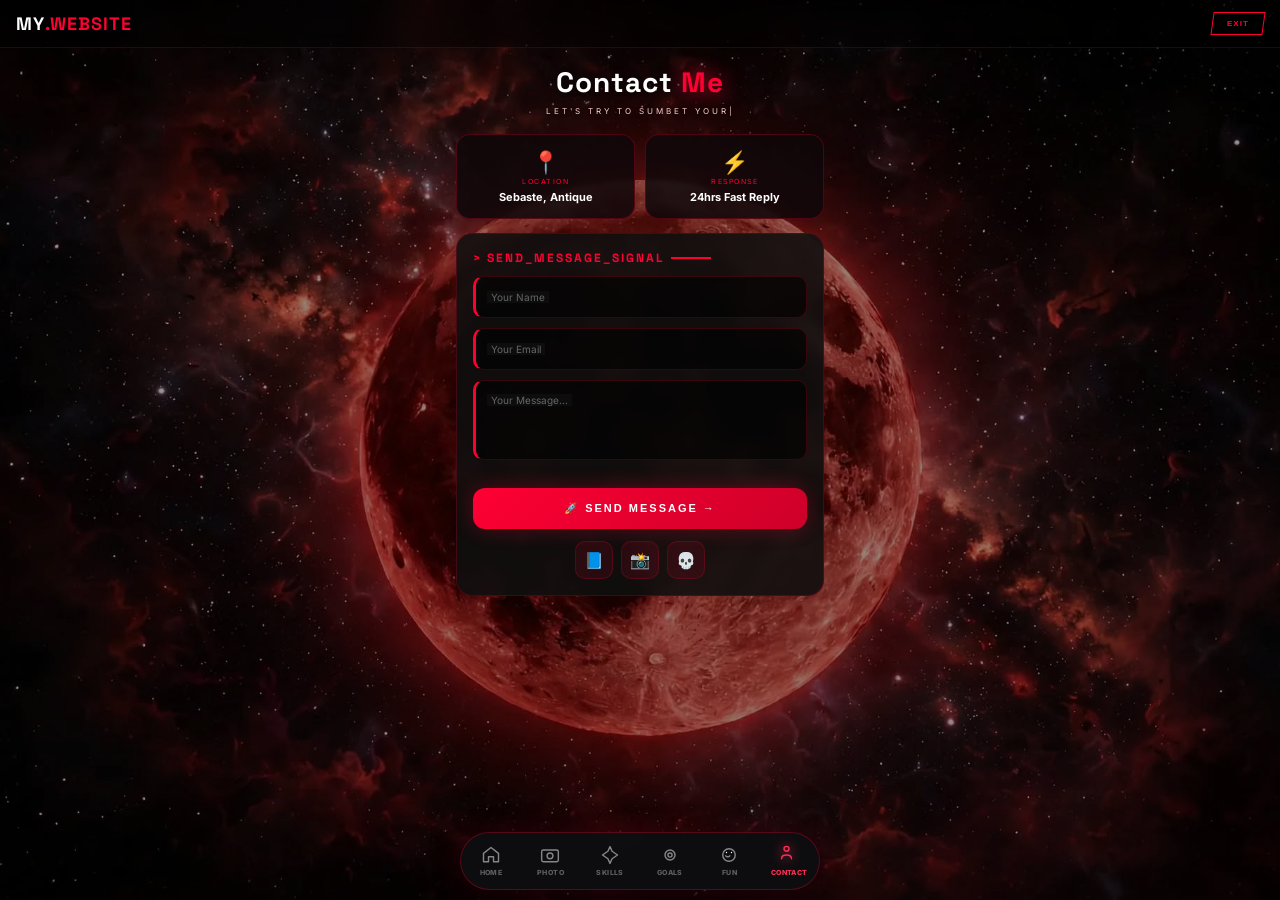
<file: contact.html>
<!DOCTYPE html>
<html lang="en">
<head>
<meta charset="UTF-8" />
<meta name="viewport" content="width=device-width, initial-scale=1.0" />
<title>Contact - Red Moon</title>
<link rel="stylesheet" href="style.css" />
<style>
  body { margin:0; background:#000; overflow-x:hidden; }
  .red-moon-bg {
    position: fixed;
    inset: 0;
    width: 100%;
    height: 100%;
    z-index: -3;
    background-image: url('red-moon.jpeg');
    background-size: cover;
    background-position: center;
    animation: bgMove 30s ease-in-out infinite alternate;
  }
  @keyframes bgMove { 0%{transform:scale(1)} 100%{transform:scale(1.12)} }
  .overlay { position:fixed; inset:0; z-index:-2; background:rgba(0,0,0,0.4); }

  .sec { max-width:400px; margin:0 auto; padding:16px; position:relative; z-index:2; padding-bottom:110px; }
  .title { text-align:center; font-size:28px; font-weight:900; letter-spacing:1px; color:#fff; text-shadow:0 2px 10px #000; }
  .title span { color:#ff0033; text-shadow:0 0 20px rgba(255,0,51,0.8); animation:glow 2s infinite; }
  @keyframes glow { 0%,100%{text-shadow:0 0 15px #ff0033} 50%{text-shadow:0 0 30px #ff0033, 0 0 50px #ff0033} }
  .typing { text-align:center; font-size:8px; color:#ffcccc; letter-spacing:3px; margin:6px 0; height:14px; text-shadow:0 1px 4px #000; }
  .info-grid { display:grid; grid-template-columns:1fr 1fr; gap:10px; margin:14px 0; }
  .info-card { text-align:center; padding:14px; background:rgba(15,8,10,0.85); border:1px solid rgba(255,0,51,0.25); border-radius:14px; position:relative; animation:floatCard 3s ease-in-out infinite; transition:0.4s; backdrop-filter:blur(2px); }
  .info-card:nth-child(2){ animation-delay:.5s; }
  @keyframes floatCard { 0%,100%{transform:translateY(0)} 50%{transform:translateY(-5px)} }
  .info-card:hover { transform:translateY(-5px) scale(1.03); border-color:#ff0033; box-shadow:0 10px 25px rgba(255,0,51,0.3); }
  .info-card .ic { font-size:22px; animation:iconBounce 2s infinite; }
  @keyframes iconBounce { 0%,100%{transform:scale(1)} 50%{transform:scale(1.15)} }
  .info-card b { display:block; font-size:11px; margin-top:4px; color:#fff; }
  .info-card p { font-size:7px; color:#ff0033; letter-spacing:1.5px; margin-top:2px; }
  .form-card { background:rgba(15,15,15,0.88); border:1px solid rgba(255,0,51,0.2); border-radius:16px; padding:16px; position:relative; overflow:hidden; animation:cardIn 0.8s cubic-bezier(0.34,1.56,0.64,1); backdrop-filter:blur(6px); }
  @keyframes cardIn { from{transform:translateY(30px) scale(0.9); opacity:0} to{transform:translateY(0) scale(1); opacity:1} }
  .form-card h4 { font-family:'Space Grotesk'; font-size:12px; letter-spacing:2px; color:#ff0033; margin-bottom:10px; display:flex; align-items:center; gap:6px; }
  .form-card h4:after { content:''; width:0; height:2px; background:#ff0033; animation:lineGrow 1s ease 0.5s forwards; }
  @keyframes lineGrow { to{width:40px} }
  .inp-wrap { position:relative; margin:10px 0; }
  .inp-wrap input, .inp-wrap textarea { width:100%; padding:13px 12px; border:1px solid rgba(255,0,51,0.2); background:rgba(0,0,0,0.6); color:#fff; border-radius:10px; border-left:3px solid #ff0033; outline:none; transition:0.3s; font-size:12px; }
  .inp-wrap input:focus, .inp-wrap textarea:focus { border-color:#ff0033; background:rgba(255,0,51,0.08); box-shadow:0 0 15px rgba(255,0,51,0.2); transform:translateX(3px); }
  .inp-wrap label { position:absolute; left:14px; top:50%; transform:translateY(-50%); font-size:10px; color:#666; pointer-events:none; transition:0.3s; background:rgba(15,15,15,0.9); padding:0 4px; }
  .inp-wrap input:focus + label, .inp-wrap input:not(:placeholder-shown) + label { top:0; font-size:7px; color:#ff0033; letter-spacing:1px; }
  .inp-wrap textarea { height:80px; resize:none; }
  .inp-wrap textarea + label { top:14px; transform:none; }
  .inp-wrap textarea:focus + label, .inp-wrap textarea:not(:placeholder-shown) + label { top:-6px; font-size:7px; color:#ff0033; }
  .btn-ultra { width:100%; margin-top:14px; padding:14px; background:linear-gradient(135deg,#ff0033,#cc0029); border:none; border-radius:12px; color:#fff; font-weight:900; letter-spacing:2px; font-size:11px; position:relative; overflow:hidden; cursor:pointer; transition:0.4s; box-shadow:0 0 20px rgba(255,0,51,0.3); }
  .btn-ultra:hover { transform:translateY(-2px); box-shadow:0 10px 30px rgba(255,0,51,0.5); }
  .btn-ultra:active { transform:scale(0.97); }
  .social { display:flex; gap:8px; margin-top:12px; justify-content:center; }
  .social a { width:38px; height:38px; display:grid; place-items:center; background:rgba(255,0,51,0.1); border:1px solid rgba(255,0,51,0.2); border-radius:10px; color:#ff0033; transition:0.3s; text-decoration:none; }
  .social a:hover { background:#ff0033; color:#000; transform:translateY(-3px) rotate(5deg); box-shadow:0 5px 15px rgba(255,0,51,0.4); }

  .bottom-wrap { position:fixed; bottom:10px; left:50%; transform:translateX(-50%); z-index:9999; width:92%; max-width:360px; }
  .bottom-pill { width:100%; height:58px; background:rgba(14,14,16,0.96); border:1px solid rgba(255,0,51,0.3); border-radius:30px; display:flex; justify-content:space-around; align-items:center; backdrop-filter:blur(14px); }
  .bottom-pill a { display:flex; flex-direction:column; align-items:center; gap:3px; text-decoration:none; color:#ffffff55; font-size:7px; font-weight:800; width:48px; }
  .bottom-pill a svg { width:20px; height:20px; stroke:#ffffff80; fill:none; stroke-width:1.7; }
  .bottom-pill a.active { color:#ff2d55; }
  .bottom-pill a.active svg { stroke:#ff2d55; filter:drop-shadow(0 0 6px #ff2d55); }
</style>
</head>
<body>

<div class="red-moon-bg"></div>
<div class="overlay"></div>

<nav style="background:rgba(0,0,0,0.3);border-bottom:1px solid rgba(255,0,51,.2)">
<div class="logo">MY<b>.WEBSITE</b></div>
<button class="nav-logout" onclick="logout()"><span>EXIT</span></button>
</nav>

<div class="sec">
<h2 class="title">Contact <span>Me</span></h2>
<div class="typing" id="typing"></div>

<div class="info-grid">
<div class="info-card"><div class="ic">📍</div><p>LOCATION</p><b>Sebaste, Antique</b></div>
<div class="info-card"><div class="ic">⚡</div><p>RESPONSE</p><b>24hrs Fast Reply</b></div>
</div>

<div class="form-card">
<h4>> SEND_MESSAGE_SIGNAL</h4>
<div class="inp-wrap"><input id="cName" placeholder=" " /><label>Your Name</label></div>
<div class="inp-wrap"><input id="cEmail" placeholder=" " /><label>Your Email</label></div>
<div class="inp-wrap"><textarea id="cMsg" placeholder=" "></textarea><label>Your Message...</label></div>
<button class="btn-ultra" onclick="sendMsg()"><span>🚀 SEND MESSAGE →</span></button>
<div class="social"><a href="#">📘</a><a href="#">📸</a><a href="#">💀</a></div>
</div>
</div>

<div class="bottom-wrap"><div class="bottom-pill"><a href="index.html"><svg viewBox="0 0 24 24"><path d="M3 10L12 3l9 7v10H15v-6H9v6H3z"/></svg>HOME</a><a href="gallery.html"><svg viewBox="0 0 24 24"><rect x="2" y="6" width="20" height="14" rx="2"/><circle cx="12" cy="13" r="3.5"/></svg>PHOTO</a><a href="skills.html"><svg viewBox="0 0 24 24"><path d="M12 2l2.5 5.5L21 12l-6.5 4.5L12 22l-2.5-5.5L3 12l6.5-4.5L12 2z"/></svg>SKILLS</a><a href="goals.html"><svg viewBox="0 0 24 24"><circle cx="12" cy="12" r="6"/><circle cx="12" cy="12" r="2.5"/></svg>GOALS</a><a href="funfacts.html"><svg viewBox="0 0 24 24"><circle cx="12" cy="12" r="7.5"/><path d="M8 13c1.2 1.5 3.8 1.5 5 0"/><circle cx="9" cy="9" r=".8" fill="white" stroke="none"/><circle cx="15" cy="9" r=".8" fill="white" stroke="none"/></svg>FUN</a><a class="active" href="contact.html"><svg viewBox="0 0 24 24"><circle cx="9" cy="7" r="3"/><path d="M3 19c0-2.5 2.2-4.5 6-4.5s6 2 6 4.5"/></svg>CONTACT</a></div></div>

<script>
 const text="LET'S TRY TO SUMBET YOUR MESSAGE"; let i=0;
 function type(){ if(i<text.length){ document.getElementById('typing').innerText=text.substring(0,i+1)+'|'; i++; setTimeout(type,50); } else{ document.getElementById('typing').innerText=text; } }
 type();
 function sendMsg(){
   const n=document.getElementById('cName').value.trim();
   const e=document.getElementById('cEmail').value.trim();
   const m=document.getElementById('cMsg').value.trim();
   if(!n||!e||!m){ if(navigator.vibrate) navigator.vibrate([40,40,40]); alert('Fill all fields boss! ⚡'); return; }
   const btn=document.querySelector('.btn-ultra'); btn.innerHTML='💥 SENT! CHECKING SIGNAL...'; btn.style.background='linear-gradient(135deg,#ffd700,#ff8c00)';
   setTimeout(()=>{ alert('Sent Message! 💀🔥 Message received!'); document.getElementById('cName').value=''; document.getElementById('cEmail').value=''; document.getElementById('cMsg').value=''; btn.innerHTML='<span>🚀 SEND ULTRA →</span>'; btn.style.background=''; },1200);
 }
 function logout(){ localStorage.removeItem('blue_logged'); location.href='login.html'; }
</script>
</body>
</html>
</file>
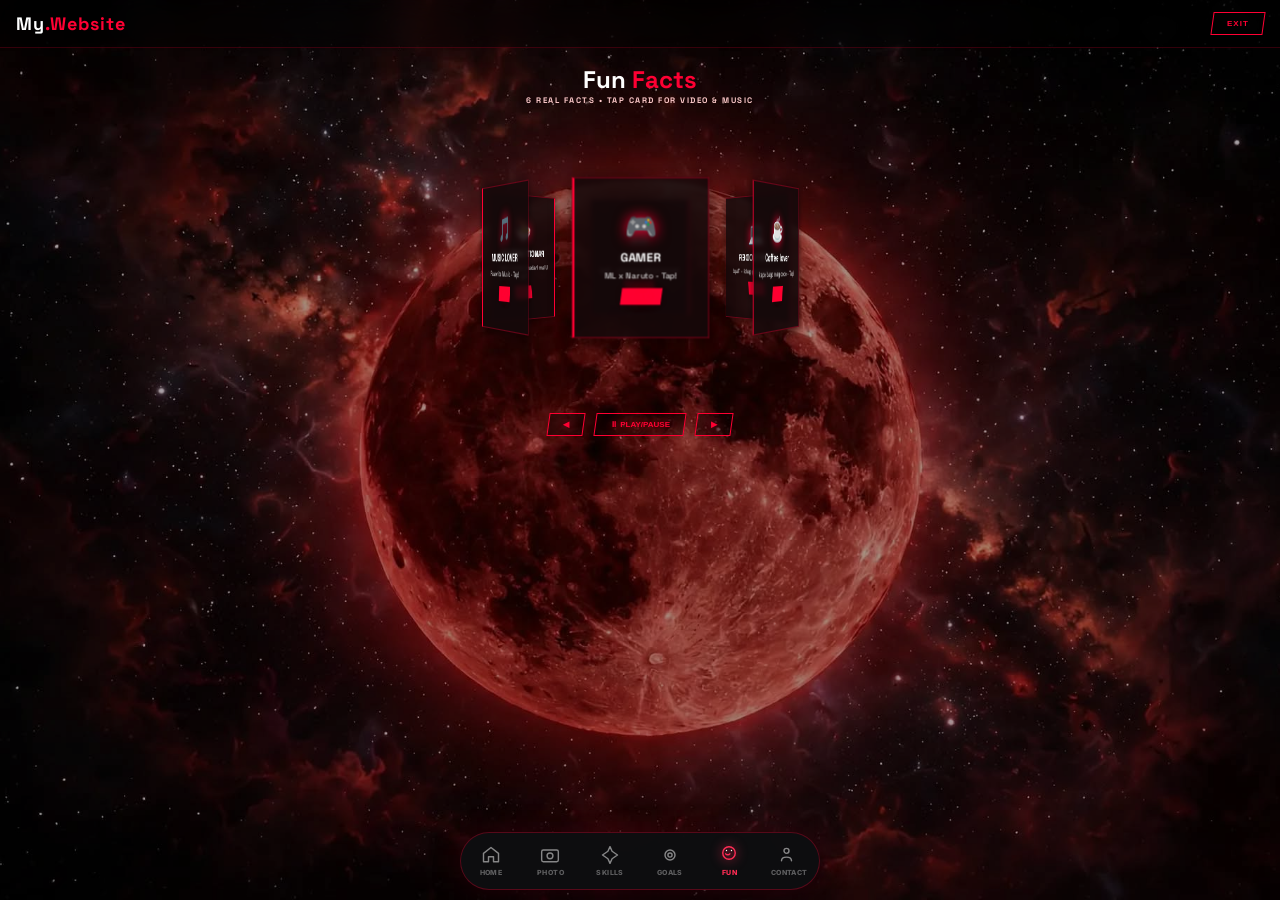
<file: funfacts.html>
<!DOCTYPE html> <html lang="en"> <head> <meta charset="UTF-8" /> <meta name="viewport" content="width=device-width, initial-scale=1.0" /> <title>Fun Facts - Red Moon</title> <link rel="stylesheet" href="style.css" /> <style> 
body { margin:0; background:#000; overflow-x:hidden; } 
.red-moon-bg { position: fixed; inset: 0; width: 100%; height: 100%; z-index: -3; background-image: url('red-moon.jpeg'); background-size: cover; background-position: center; animation: bgMove 30s ease-in-out infinite alternate; } 
@keyframes bgMove { 0%{transform:scale(1)} 100%{transform:scale(1.12)} } 
.overlay { position:fixed; inset:0; z-index:-2; background:rgba(0,0,0,0.35); } 
.sec { max-width:400px; margin:0 auto; padding:16px; padding-bottom:110px; position:relative; z-index:2; } 
.carousel-title { font-family:'Space Grotesk'; font-size:18px; font-weight:800; text-align:center; margin-bottom:4px; color:#fff; } 
.carousel-title span { color: var(--red); text-shadow:0 0 12px #ff0033; } 
.carousel-sub { font-size:8px; color:#ffcccc; text-align:center; letter-spacing:1.5px; margin-bottom:12px; } 
.scene { width:100%; height:280px; display:flex; justify-content:center; align-items:center; perspective:900px; margin:8px 0 12px; overflow:hidden; } 
.carousel { position:relative; width:115px; height:135px; transform-style:preserve-3d; animation:rotateCarousel 18s linear infinite; } 
.carousel:hover { animation-play-state:paused; } 
@keyframes rotateCarousel { from{transform:rotateY(0deg) rotateX(-6deg)} to{transform:rotateY(360deg) rotateX(-6deg)} } 
.carousel-card { position:absolute; inset:0; transform:rotateY(calc(var(--i)*60deg)) translateZ(145px); transform-style:preserve-3d; cursor:pointer; } 
.card-inner { width:100%; height:100%; background:rgba(20,8,10,0.88); border:1px solid rgba(255,0,51,0.35); border-left:2px solid var(--red); padding:10px 8px; display:flex; flex-direction:column; justify-content:center; align-items:center; text-align:center; transition:0.3s; box-shadow:0 0 15px rgba(0,0,0,0.6); backdrop-filter:blur(2px); } 
.card-inner:hover { transform:scale(1.08); box-shadow:0 0 25px rgba(255,0,51,0.5); } 
.card-inner .emoji { font-size:22px; margin-bottom:6px; display:block; animation:float 2s ease-in-out infinite; } 
@keyframes float { 0%,100%{transform:translateY(0)} 50%{transform:translateY(-4px)} } 
.card-inner b { font-size:10px; color:#fff; margin-bottom:4px; font-family:'Space Grotesk'; } 
.card-inner p { font-size:7px; color:#ffffffaa; line-height:1.3; } 
.card-inner .tag { margin-top:6px; font-size:6px; padding:3px 7px; background:var(--red); color:#000; font-weight:800; transform:skewX(-8deg); } 
.card-inner .tag span { display:inline-block; transform:skewX(8deg); } 
.controls { text-align:center; margin:10px 0; } 
.controls button { background:rgba(0,0,0,0.4); border:1px solid var(--red); color:var(--red); padding:6px 14px; margin:0 3px; font-size:8px; font-weight:800; transform:skewX(-8deg); cursor:pointer; } 
.controls button span { display:inline-block; transform:skewX(8deg); } 
/* MODAL BASE - PA-TAYO NA */
.music-modal, .game-modal { position:fixed; inset:0; z-index:9999; background:rgba(0,0,0,0.92); display:none; align-items:center; justify-content:center; flex-direction:column; } 
.music-modal.active, .game-modal.active { display:flex; animation:modalIn 0.3s ease; } 
@keyframes modalIn { 0%{opacity:0; transform:scale(0.9)} 100%{opacity:1; transform:scale(1)} } 
.modal-top-bar { position:absolute; top:0; left:0; right:0; height:44px; display:flex; align-items:center; justify-content:space-between; padding:0 12px; background:rgba(0,0,0,0.6); z-index:10; } 
.modal-top-bar .back-btn { color:#fff; font-size:22px; cursor:pointer; background:none; border:none; } 
.modal-top-bar .music-label { color:#ff2d55; font-size:9px; font-weight:800; letter-spacing:1px; } 
.djbox-mini { position:relative; width:92%; max-width:340px; height:185px; background:#000; border-radius:6px; overflow:hidden; display:flex; border:1px solid rgba(255,255,255,0.08); } 
.dj-left-mini { width:46%; height:100%; background:#000; display:flex; align-items:center; justify-content:center; } 
.flower-rotate { width:108px; height:108px; object-fit:cover; border-radius:50%; animation:flowerFullRotate 6s linear infinite; } 
@keyframes flowerFullRotate { 0%{transform:rotate(0deg)} 100%{transform:rotate(360deg)} } 
.dj-right-mini { width:54%; height:100%; background:radial-gradient(ellipse at center, rgba(80,0,20,0.4) 0%, #000 70%); display:flex; flex-direction:column; justify-content:center; align-items:center; padding:8px; position:relative; } 
.stars-mini { position:absolute; inset:0; pointer-events:none; } 
.star-mini { position:absolute; width:1.5px; height:1.5px; background:#fff; border-radius:50%; animation:twinkle 2s ease-in-out infinite; } 
@keyframes twinkle { 0%,100%{opacity:0.2} 50%{opacity:1} } 
.equalizer-mini { display:flex; align-items:flex-end; gap:2px; height:58px; margin-bottom:8px; filter:drop-shadow(0 0 5px #ff33ff); } 
.bar-mini { width:4px; background:linear-gradient(to top, #ff00ff, #ffffff); border-radius:1px 1px 0 0; animation:equalize 0.28s ease-in-out infinite; } 
@keyframes equalize { 0%,100%{height:10%} 50%{height:var(--h)} } 
.dj-title-mini { font-family:'Space Grotesk'; font-weight:900; font-size:11.5px; color:#ff1a3d; text-align:center; line-height:1.1; } 
.dj-title2-mini { font-family:'Space Grotesk'; font-weight:700; font-size:8px; color:#fff; letter-spacing:1px; margin-top:2px; } 
.favorite-tag { position:absolute; top:6px; right:6px; background:linear-gradient(90deg, #ff0033, #ff8a00); color:#fff; font-size:5.5px; font-weight:800; padding:2px 6px; border-radius:8px; } 
.aspectrum-mini { position:absolute; bottom:5px; left:7px; display:flex; align-items:center; gap:4px; color:#fff; font-size:7px; opacity:0.8; } 
.aspectrum-mini .a-icon { width:18px; height:18px; background:rgba(255,255,255,0.12); border-radius:50%; display:flex; align-items:center; justify-content:center; font-size:9px; } 
.music-controls-mini { position:absolute; bottom:5px; right:5px; display:flex; gap:4px; } 
.music-controls-mini button { background:rgba(255,0,51,0.2); border:1px solid rgba(255,0,51,0.4); color:#fff; padding:4px 8px; border-radius:12px; font-size:7px; font-weight:700; cursor:pointer; } 
/* VIDEO BOX - PA-TAYO - 280x420 - BUO MAKITA */
.game-box-mini { position:relative; width:100%; max-width:290px; height:400px; background:#0a0a0a; border-radius:12px; overflow:hidden; display:flex; flex-direction:column; border:1px solid rgba(255,255,255,0.12); box-shadow:0 0 40px rgba(0,0,0,1); } 
.game-video { width:100%; height:280px; object-fit:contain; background:#000; } 
.game-info { flex:1; display:flex; flex-direction:column; justify-content:center; align-items:center; background:radial-gradient(ellipse at center, rgba(80,50,0,0.25) 0%, #0a0a0a 75%); padding:12px; position:relative; } 
.game-tag { position:absolute; top:10px; left:10px; background:linear-gradient(90deg, #ffcc00, #ff6600); color:#000; font-size:6.5px; font-weight:900; padding:4px 10px; border-radius:12px; z-index:5; } 
.bottom-wrap { position:fixed; bottom:10px; left:50%; transform:translateX(-50%); z-index:9998; width:92%; max-width:360px; } 
.bottom-pill { width:100%; height:58px; background:rgba(14,14,16,0.96); border:1px solid rgba(255,0,51,0.3); border-radius:30px; display:flex; justify-content:space-around; align-items:center; backdrop-filter:blur(14px); } 
.bottom-pill a { display:flex; flex-direction:column; align-items:center; gap:3px; text-decoration:none; color:#ffffff55; font-size:7px; font-weight:800; width:48px; } 
.bottom-pill a svg { width:20px; height:20px; stroke:#ffffff80; fill:none; stroke-width:1.7; stroke-linecap:round; stroke-linejoin:round; } 
.bottom-pill a.active { color:#ff2d55; } 
.bottom-pill a.active svg { stroke:#ff2d55; filter:drop-shadow(0 0 6px #ff2d55); } 
</style> </head> <body> 
<div class="red-moon-bg"></div> <div class="overlay"></div> 
<nav style="background:rgba(0,0,0,0.3);border-bottom:1px solid rgba(255,0,51,.2)"> <div class="logo">My<b>.Website</b></div> <button class="nav-logout" onclick="logout()"><span>EXIT</span></button> </nav> 

<div class="sec"> 
<h2 class="title" style="text-align:center; color:#fff;">Fun <span style="color:var(--red)">Facts</span></h2> 
<div class="carousel-title"</div> 
<div class="carousel-sub">6 REAL FACTS • TAP CARD FOR VIDEO & MUSIC</div> 

<div class="scene"> <div class="carousel" id="carousel"> 
<div class="carousel-card" style="--i:0"><div class="card-inner" onclick="openGameBox()"><span class="emoji">🎮</span><b>GAMER</b><p>ML x Naruto - Tap!</p><div class="tag"><span>HOBBY</span></div></div></div> 
<div class="carousel-card" style="--i:1"><div class="card-inner" onclick="openCoffeeBox()"><span class="emoji">☕</span><b>Coffee lover</b><p>kape bago mag code - Tap!</p><div class="tag"><span>LIFE</span></div></div></div> 
<div class="carousel-card" style="--i:2"><div class="card-inner" onclick="openPuyatBox()"><span class="emoji">💻</span><b>PUYAT CODER</b><p>Mas gising pag gabi - Tap!</p><div class="tag"><span>BSIS</span></div></div></div> 
<div class="carousel-card" style="--i:3"><div class="card-inner" onclick="openKdramaBox()"><span class="emoji">🎬</span><b>K-DRAMA</b><p>Twinkling Watermelon - Tap!</p><div class="tag"><span>WATCH</span></div></div></div> 
<div class="carousel-card" style="--i:4"><div class="card-inner" onclick="openPancitBox()"><span class="emoji">🍜</span><b>PANCIT CANTON</b><p>Ulam habang nagco-code - Tap!</p><div class="tag"><span>FOOD</span></div></div></div> 
<div class="carousel-card" style="--i:5"><div class="card-inner" onclick="openMusicBox()"><span class="emoji">🎵</span><b>MUSIC LOVER</b><p>Favorite Music - Tap!</p><div class="tag"><span>VIBE</span></div></div></div> 
</div> </div> 

<div class="controls"> <button onclick="rotate(-1)"><span>◀</span></button> <button onclick="togglePause()"><span>⏸ PLAY/PAUSE</span></button> <button onclick="rotate(1)"><span>▶</span></button> </div> </div> 

<!-- MUSIC MODAL -->
<div class="music-modal" id="musicModal"> <div class="modal-top-bar"> <button class="back-btn" onclick="closeMusicBox()">‹</button> <div class="music-label">♪ MY FAVORITE MUSIC</div> <div style="width:20px;"></div> </div> 
<div class="djbox-mini"> <div class="stars-mini" id="starsMini"></div> <div class="favorite-tag">❤️ FAVORITE</div> 
<div class="dj-left-mini"> <img src="flower-real.jpeg" class="flower-rotate" id="flowerReal"> </div> 
<div class="dj-right-mini"> <div class="equalizer-mini" id="equalizer"></div> <div class="dj-title-mini">Sino</div> <div class="dj-title2-mini">BY. SANTALA</div> </div> 
<div class="aspectrum-mini"> <div class="a-icon">♪</div> <div><div style="font-size:6px; opacity:0.6;">Made with</div><b>Aspectrum</b></div> </div> 
<div class="music-controls-mini"> <button onclick="toggleMusic()" id="playBtn">⏸️</button> <button onclick="closeMusicBox()">✕</button> </div> </div> 
<audio id="audioPlayer" loop src="soundcheck.mp3" preload="auto"></audio> </div> 

<!-- GAME MODAL -->
<div class="game-modal" id="gameModal"> <div class="modal-top-bar"> <button class="back-btn" onclick="closeGameBox()">‹</button> <div class="music-label">🎮 MY GAMEPLAY</div> <div style="width:20px;"></div> </div> 
<div class="game-box-mini"> <div class="game-tag">🎮 MLBB </div> 
<video id="gameVideo" class="game-video" src="ml-intro.mp4" loop playsinline controls></video> 
<div class="game-info"> <div class="dj-title-mini" style="color:#ffcc00;">MOBILE LEGENDS</div> <div class="dj-title2-mini"> MY FAV ONLINE GAME </div> 
<div class="music-controls-mini"> <button onclick="toggleGameVideo()" id="gamePlayBtn">⏸️</button> <button onclick="closeGameBox()">✕</button> </div> </div> </div> </div> 

<!-- K-DRAMA MODAL -->
<div class="game-modal" id="kdramaModal"> <div class="modal-top-bar"> <button class="back-btn" onclick="closeKdramaBox()">‹</button> <div class="music-label">🎬 MY K-DRAMA</div> <div style="width:20px;"></div> </div> 
<div class="game-box-mini"> <div class="game-tag" style="background:linear-gradient(90deg, #ff2d55, #ff8a00);">🎬 K-DRAMA FAV</div> 
<video id="kdramaVideo" class="game-video" src="kdrama.mp4" loop playsinline controls></video> 
<div class="game-info"> <div class="dj-title-mini" style="color:#ff2d55;">TWINKLING WATERMELON</div> <div class="dj-title2-mini">FAVORITE SCENE</div> 
<div class="music-controls-mini"> <button onclick="toggleKdramaVideo()" id="kdramaPlayBtn">⏸️</button> <button onclick="closeKdramaBox()">✕</button> </div> </div> </div> </div> 

<!-- COFFEE MODAL - BAGO PA-TAYO -->
<div class="game-modal" id="coffeeModal"> <div class="modal-top-bar"> <button class="back-btn" onclick="closeCoffeeBox()">‹</button> <div class="music-label">☕ COFFEE TIME</div> <div style="width:20px;"></div> </div> 
<div class="game-box-mini"> <div class="game-tag" style="background:linear-gradient(90deg, #8B4513, #D2691E);">☕ COFFEE LOVER</div> 
<video id="coffeeVideo" class="game-video" src="coffee.mp4" loop playsinline controls></video> 
<div class="game-info"> <div class="dj-title-mini" style="color:#D2691E;"> TARA KAPE </div> <div class="dj-title2-mini">DAILY ROUTINE</div> 
<div class="music-controls-mini"> <button onclick="toggleCoffeeVideo()" id="coffeePlayBtn">⏸️</button> <button onclick="closeCoffeeBox()">✕</button> </div> </div> </div> </div> 

<!-- PUYAT MODAL - BAGO PA-TAYO -->
<div class="game-modal" id="puyatModal"> <div class="modal-top-bar"> <button class="back-btn" onclick="closePuyatBox()">‹</button> <div class="music-label">💻 PUYAT CODER</div> <div style="width:20px;"></div> </div> 
<div class="game-box-mini"> <div class="game-tag" style="background:linear-gradient(90deg, #00ccff, #0066ff);">💻 BSIS LIFE</div> 
<video id="puyatVideo" class="game-video" src="puyat.mp4" loop playsinline controls></video> 
<div class="game-info"> <div class="dj-title-mini" style="color:#00ccff;">CODE GUSTO LAMBING AYAW h</div> <div class="dj-title2-mini"> CODING </div> 
<div class="music-controls-mini"> <button onclick="togglePuyatVideo()" id="puyatPlayBtn">⏸️</button> <button onclick="closePuyatBox()">✕</button> </div> </div> </div> </div> 
  
<!-- PANCIT MODAL - BAGO PA-TAYO -->
<div class="game-modal" id="pancitModal"> <div class="modal-top-bar"> <button class="back-btn" onclick="closePancitBox()">‹</button> <div class="music-label">🍜 PANCIT CANTON</div> <div style="width:20px;"></div> </div> 
<div class="game-box-mini"> <div class="game-tag" style="background:linear-gradient(90deg, #ff6600, #ffcc00);">🍜 FAVORITE FOOD</div> 
<video id="pancitVideo" class="game-video" src="pancit.mp4" loop playsinline controls></video> 
<div class="game-info"> <div class="dj-title-mini" style="color:#ff6600;"> MY FAV CREAVINGS</div> <div class="dj-title2-mini">NOODLES FOOD</div> 
<div class="music-controls-mini"> <button onclick="togglePancitVideo()" id="pancitPlayBtn">⏸️</button> <button onclick="closePancitBox()">✕</button> </div> </div> </div> </div> 

<div class="bottom-wrap"><div class="bottom-pill"><a href="index.html"><svg viewBox="0 0 24 24"><path d="M3 10L12 3l9 7v10H15v-6H9v6H3z"/></svg>HOME</a><a href="gallery.html"><svg viewBox="0 0 24 24"><rect x="2" y="6" width="20" height="14" rx="2"/><circle cx="12" cy="13" r="3.5"/></svg>PHOTO</a><a href="skills.html"><svg viewBox="0 0 24 24"><path d="M12 2l2.5 5.5L21 12l-6.5 4.5L12 22l-2.5-5.5L3 12l6.5-4.5L12 2z"/></svg>SKILLS</a><a href="goals.html"><svg viewBox="0 0 24 24"><circle cx="12" cy="12" r="6"/><circle cx="12" cy="12" r="2.5"/></svg>GOALS</a><a class="active" href="funfacts.html"><svg viewBox="0 0 24 24"><circle cx="12" cy="12" r="7.5"/><path d="M8 13c1.2 1.5 3.8 1.5 5 0"/><circle cx="9" cy="9" r=".8" fill="white" stroke="none"/><circle cx="15" cy="9" r=".8" fill="white" stroke="none"/></svg>FUN</a><a href="contact.html"><svg viewBox="0 0 24 24"><circle cx="9" cy="7" r="3"/><path d="M3 19c0-2.5 2.2-4.5 6-4.5s6 2 6 4.5"/></svg>CONTACT</a></div></div> 

<script> 
let isPaused=false; let currentRot=0; const carousel=document.getElementById('carousel'); 
function togglePause(){ isPaused=!isPaused; carousel.style.animationPlayState=isPaused?'paused':'running'; } 
function rotate(dir){ currentRot+=dir*60; carousel.style.animation='none'; carousel.style.transform=`rotateY(${currentRot}deg) rotateX(-6deg)`; setTimeout(()=>{ carousel.style.animation='rotateCarousel 18s linear infinite'; carousel.style.transform=''; if(isPaused){ carousel.style.animationPlayState='paused'; } },50); } 
function logout(){ localStorage.removeItem('blue_logged'); location.href='login.html'; } 
const starsBox=document.getElementById('starsMini'); for(let i=0;i<18;i++){ const s=document.createElement('div'); s.className='star-mini'; s.style.left=Math.random()*100+'%'; s.style.top=Math.random()*100+'%'; s.style.animationDelay=Math.random()*2+'s'; starsBox.appendChild(s); } 
const eq=document.getElementById('equalizer'); for(let i=0;i<22;i++){ const bar=document.createElement('div'); bar.className='bar-mini'; bar.style.setProperty('--h', (14+Math.random()*86)+'%'); bar.style.animationDelay=(Math.random()*0.35)+'s'; bar.style.animationDuration=(0.2+Math.random()*0.28)+'s'; eq.appendChild(bar); } 

let musicPlaying=true; 
function openMusicBox(){ document.getElementById('musicModal').classList.add('active'); document.querySelectorAll('.bar-mini').forEach(b=>{ b.style.animationPlayState='running'; }); document.getElementById('flowerReal').style.animationPlayState='running'; musicPlaying=true; document.getElementById('playBtn').textContent='⏸️'; document.getElementById('audioPlayer').play().catch(()=>{}); } 
function closeMusicBox(){ document.getElementById('musicModal').classList.remove('active'); document.getElementById('audioPlayer').pause(); } 
function toggleMusic(){ const bars=document.querySelectorAll('.bar-mini'); const flower=document.getElementById('flowerReal'); const audio=document.getElementById('audioPlayer'); const btn=document.getElementById('playBtn'); musicPlaying=!musicPlaying; if(musicPlaying){ bars.forEach(b=>b.style.animationPlayState='running'); flower.style.animationPlayState='running'; audio.play().catch(()=>{}); btn.textContent='⏸️'; } else{ bars.forEach(b=>b.style.animationPlayState='paused'); flower.style.animationPlayState='paused'; audio.pause(); btn.textContent='▶️'; } } 

function openGameBox(){ document.getElementById('gameModal').classList.add('active'); const v=document.getElementById('gameVideo'); v.currentTime=0; v.play().catch(()=>{}); } 
function closeGameBox(){ document.getElementById('gameModal').classList.remove('active'); document.getElementById('gameVideo').pause(); } 
function toggleGameVideo(){ const v=document.getElementById('gameVideo'); const btn=document.getElementById('gamePlayBtn'); if(v.paused){ v.play(); btn.textContent='⏸️'; } else{ v.pause(); btn.textContent='▶️'; } }
function openKdramaBox(){ document.getElementById('kdramaModal').classList.add('active'); const v=document.getElementById('kdramaVideo'); v.currentTime=0; v.play().catch(()=>{}); }
function closeKdramaBox(){ document.getElementById('kdramaModal').classList.remove('active'); document.getElementById('kdramaVideo').pause(); }
function toggleKdramaVideo(){ const v=document.getElementById('kdramaVideo'); const btn=document.getElementById('kdramaPlayBtn'); if(v.paused){ v.play(); btn.textContent='⏸️'; } else{ v.pause(); btn.textContent='▶️'; } }
function openCoffeeBox(){ document.getElementById('coffeeModal').classList.add('active'); const v=document.getElementById('coffeeVideo'); v.currentTime=0; v.play().catch(()=>{}); }
function closeCoffeeBox(){ document.getElementById('coffeeModal').classList.remove('active'); document.getElementById('coffeeVideo').pause(); }
function toggleCoffeeVideo(){ const v=document.getElementById('coffeeVideo'); const btn=document.getElementById('coffeePlayBtn'); if(v.paused){ v.play(); btn.textContent='⏸️'; } else{ v.pause(); btn.textContent='▶️'; } }
function openPuyatBox(){ document.getElementById('puyatModal').classList.add('active'); const v=document.getElementById('puyatVideo'); v.currentTime=0; v.play().catch(()=>{}); }
function closePuyatBox(){ document.getElementById('puyatModal').classList.remove('active'); document.getElementById('puyatVideo').pause(); }
function togglePuyatVideo(){ const v=document.getElementById('puyatVideo'); const btn=document.getElementById('puyatPlayBtn'); if(v.paused){ v.play(); btn.textContent='⏸️'; } else{ v.pause(); btn.textContent='▶️'; } }
function openPancitBox(){ document.getElementById('pancitModal').classList.add('active'); const v=document.getElementById('pancitVideo'); v.currentTime=0; v.play().catch(()=>{}); }
function closePancitBox(){ document.getElementById('pancitModal').classList.remove('active'); document.getElementById('pancitVideo').pause(); }
function togglePancitVideo(){ const v=document.getElementById('pancitVideo'); const btn=document.getElementById('pancitPlayBtn'); if(v.paused){ v.play(); btn.textContent='⏸️'; } else{ v.pause(); btn.textContent='▶️'; } }

document.getElementById('musicModal').addEventListener('click', (e)=>{ if(e.target.id==='musicModal') closeMusicBox(); }); 
document.getElementById('gameModal').addEventListener('click', (e)=>{ if(e.target.id==='gameModal') closeGameBox(); });
document.getElementById('kdramaModal').addEventListener('click', (e)=>{ if(e.target.id==='kdramaModal') closeKdramaBox(); });
document.getElementById('coffeeModal').addEventListener('click', (e)=>{ if(e.target.id==='coffeeModal') closeCoffeeBox(); });
document.getElementById('puyatModal').addEventListener('click', (e)=>{ if(e.target.id==='puyatModal') closePuyatBox(); });
document.getElementById('pancitModal').addEventListener('click', (e)=>{ if(e.target.id==='pancitModal') closePancitBox(); });
</script> </body> </html>
</file>
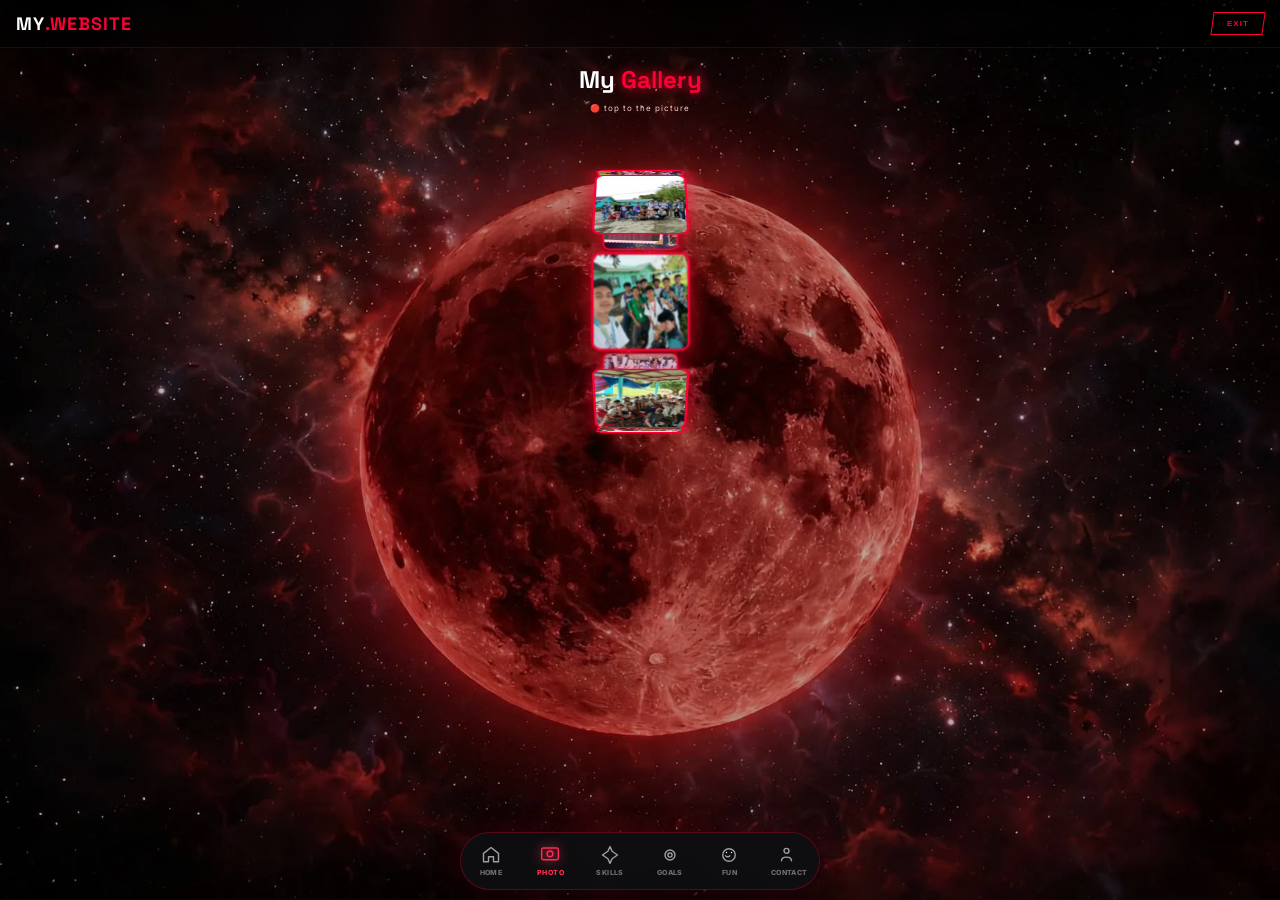
<file: gallery.html>
<!DOCTYPE html>
<html lang="en">
<head>
<meta charset="UTF-8" />
<meta name="viewport" content="width=device-width, initial-scale=1.0" />
<title>Gallery - Red Moon Final Swipe</title>
<link rel="stylesheet" href="style.css" />
<style>
  body { margin:0; background:#000; overflow-x:hidden; }
.red-moon-bg {
    position: fixed; inset:0; width:100%; height:100%; z-index:-3;
    background-image: url('red-moon.jpeg');
    background-size: cover; background-position: center;
    animation: bgMove 30s ease-in-out infinite alternate;
  }
  @keyframes bgMove { 0%{transform:scale(1)} 100%{transform:scale(1.12)} }
.overlay { position:fixed; inset:0; z-index:-2; background:rgba(0,0,0,0.25); }
.sec { max-width:400px; margin:0 auto; padding:16px; position:relative; z-index:2; padding-bottom:110px; }
.title { text-align:center; font-size:24px; font-weight:800; color:#fff; }
.title span { color:#ff0033; text-shadow:0 0 12px #ff0033; }
.hint { text-align:center; color:#ffcccc; font-size:8px; letter-spacing:1px; margin:8px 0; }
.wrap3d { width:100%; height:340px; display:flex; justify-content:center; align-items:center; perspective:900px; margin:18px 0; }
.box3d { position:relative; width:85px; height:85px; transform-style:preserve-3d; animation:rot 14s linear infinite; }
  @keyframes rot { from{transform:rotateX(0deg) rotateY(15deg)} to{transform:rotateX(360deg) rotateY(15deg)} }
.box3d span { position:absolute; inset:0; transform:rotateX(calc(var(--i)*45deg)) translateZ(125px); cursor:pointer; }
.box3d img { width:100%; height:100%; object-fit:cover; border:2px solid #ff0033; border-radius:8px; box-shadow:0 0 18px rgba(255,0,51,0.6); }

  /* SWIPE MAGANDA */
  #lightbox { display:none; position:fixed; inset:0; background:rgba(0,0,0,0.92); z-index:9999; justify-content:center; align-items:center; flex-direction:column; }
  #lightbox.active{ display:flex; }
.lb-wrap { width:90%; max-width:340px; height:60vh; display:flex; justify-content:center; align-items:center; position:relative; touch-action:pan-y; cursor:grab; overflow:visible; }
.lb-wrap:active{ cursor:grabbing; }
  #lbImg { max-width:100%; max-height:100%; border:2px solid #ff0033; border-radius:12px; box-shadow:0 0 50px rgba(255,0,51,0.4); will-change:transform; transition:transform 0.35s cubic-bezier(0.25,0.8,0.25,1), opacity 0.3s; user-select:none; -webkit-user-drag:none; }
  #lbImg.dragging{ transition:none!important; }
  #lbImg.next-enter{ animation:nextEnter 0.45s cubic-bezier(0.34,1.56,0.64,1) forwards; }
  @keyframes nextEnter{ from{transform:translateX(80%) scale(0.85) rotateY(20deg); opacity:0} to{transform:translateX(0) scale(1) rotateY(0); opacity:1} }
  #lbImg.prev-enter{ animation:prevEnter 0.45s cubic-bezier(0.34,1.56,0.64,1) forwards; }
  @keyframes prevEnter{ from{transform:translateX(-80%) scale(0.85) rotateY(-20deg); opacity:0} to{transform:translateX(0) scale(1) rotateY(0); opacity:1} }

.close { position:absolute; top:14px; right:14px; width:40px; height:40px; background:rgba(255,0,51,0.3); display:grid; place-items:center; color:#ff0033; border-radius:50%; border:1px solid rgba(255,0,51,0.4); cursor:pointer; z-index:10; }
.dots{ display:flex; gap:6px; margin-top:14px; }.dots b{ width:6px; height:6px; border-radius:50%; background:rgba(255,255,255,0.3); transition:.3s }.dots b.on{ background:#ff0033; width:20px; box-shadow:0 0 8px #ff0033; border-radius:10px; }
.navBtn{ position:absolute; top:50%; transform:translateY(-50%); width:36px; height:36px; background:rgba(255,0,51,0.25); border:1px solid rgba(255,0,51,0.4); display:grid; place-items:center; color:#ff0033; border-radius:50%; font-size:14px; cursor:pointer; z-index:10; }.navBtn.l{left:8px}.navBtn.r{right:8px}
.music-float{ position:absolute; top:14px; left:14px; background:rgba(255,0,51,0.3); border:1px solid rgba(255,0,51,0.4); color:#ff0033; padding:7px 12px; border-radius:20px; font-size:10px; font-weight:800; cursor:pointer; z-index:10; }
.music-float.playing{ animation:pulseMusic 1s infinite; background:rgba(255,0,51,0.5); }
  @keyframes pulseMusic{ 0%,100%{box-shadow:0 0 0 0 rgba(255,0,51,0.4)} 50%{box-shadow:0 0 0 10px rgba(255,0,51,0)} }
.bottom-wrap{ position:fixed; bottom:10px; left:50%; transform:translateX(-50%); z-index:9999; width:92%; max-width:360px; }
.bottom-pill{ width:100%; height:58px; background:rgba(14,14,16,0.95); border:1px solid rgba(255,0,51,0.3); border-radius:30px; display:flex; justify-content:space-around; align-items:center; }
.bottom-pill a{ display:flex; flex-direction:column; align-items:center; gap:3px; text-decoration:none; color:#ffffff66; font-size:7px; font-weight:800; width:48px; }
.bottom-pill a svg{ width:20px; height:20px; stroke:#ffffff99; fill:none; stroke-width:1.7; }
.bottom-pill a.active{ color:#ff2d55; }.bottom-pill a.active svg{ stroke:#ff2d55; filter:drop-shadow(0 0 6px #ff2d55); }
</style>
</head>
<body>

<div class="red-moon-bg"></div>
<div class="overlay"></div>

<audio id="bgMusic" loop preload="auto">
  <source src="music.mp3" type="audio/mpeg" />
  <source src="https://www.soundhelix.com/examples/mp3/SoundHelix-Song-1.mp3" type="audio/mpeg" />
</audio>

<nav style="background:rgba(0,0,0,0.3);border-bottom:1px solid rgba(255,0,51,.2)">
<div class="logo">MY<b>.WEBSITE</b></div>
<button class="nav-logout" onclick="localStorage.removeItem('blue_logged');location.href='login.html'"><span>EXIT</span></button>
</nav>

<div class="sec">
<h2 class="title">My <span>Gallery</span></h2>
<p class="hint">🔴 top to the picture </p>
<div class="wrap3d"><div class="box3d">
<span style="--i:0"><img src="jet1.jpeg" onerror="this.src='https://picsum.photos/seed/1/400'"></span>
<span style="--i:1"><img src="jet2.jpeg" onerror="this.src='https://picsum.photos/seed/2/400'"></span>
<span style="--i:2"><img src="jet3.jpeg" onerror="this.src='https://picsum.photos/seed/3/400'"></span>
<span style="--i:3"><img src="jet4.jpeg" onerror="this.src='https://picsum.photos/seed/4/400'"></span>
<span style="--i:4"><img src="jet5.jpeg" onerror="this.src='https://picsum.photos/seed/5/400'"></span>
<span style="--i:5"><img src="jet6.jpeg" onerror="this.src='https://picsum.photos/seed/6/400'"></span>
<span style="--i:6"><img src="jet7.jpeg" onerror="this.src='https://picsum.photos/seed/7/400'"></span>
<span style="--i:7"><img src="jet8.jpeg" onerror="this.src='https://picsum.photos/seed/8/400'"></span>
</div></div>
</div>

<div id="lightbox">
<div class="music-float" id="musicBtn" onclick="toggleMusic()">🎵 MUSIC</div>
<div class="close" onclick="closeLB()">✕</div>
<div class="navBtn l" onclick="nextPic(-1)">◀</div>
<div class="navBtn r" onclick="nextPic(1)">▶</div>
<div class="lb-wrap" id="lbWrap"><img id="lbImg"></div>
<div class="dots" id="lbDots"></div>
<p style="color:#fff6;font-size:8px;margin-top:10px" id="counter">1 / 8</p>
</div>

<div class="bottom-wrap"><div class="bottom-pill"><a href="index.html"><svg viewBox="0 0 24 24"><path d="M3 10L12 3l9 7v10H15v-6H9v6H3z"/></svg>HOME</a><a class="active" href="gallery.html"><svg viewBox="0 0 24 24"><rect x="2" y="6" width="20" height="14" rx="2"/><circle cx="12" cy="13" r="3.5"/></svg>PHOTO</a><a href="skills.html"><svg viewBox="0 0 24 24"><path d="M12 2l2.5 5.5L21 12l-6.5 4.5L12 22l-2.5-5.5L3 12l6.5-4.5L12 2z"/></svg>SKILLS</a><a href="goals.html"><svg viewBox="0 0 24 24"><circle cx="12" cy="12" r="6"/><circle cx="12" cy="12" r="2.5"/></svg>GOALS</a><a href="funfacts.html"><svg viewBox="0 0 24 24"><circle cx="12" cy="12" r="7.5"/><path d="M8 13c1.2 1.5 3.8 1.5 5 0"/><circle cx="9" cy="9" r=".8" fill="white" stroke="none"/><circle cx="15" cy="9" r=".8" fill="white" stroke="none"/></svg>FUN</a><a href="contact.html"><svg viewBox="0 0 24 24"><circle cx="9" cy="7" r="3"/><path d="M3 19c0-2.5 2.2-4.5 6-4.5s6 2 6 4.5"/></svg>CONTACT</a></div></div>

<script>
 const localImgs=["jet1.jpeg","jet2.jpeg","jet3.jpeg","jet4.jpeg","jet5.jpeg","jet6.jpeg","jet7.jpeg","jet8.jpeg"];
 const fallback=["https://picsum.photos/seed/1/600","https://picsum.photos/seed/2/600","https://picsum.photos/seed/3/600","https://picsum.photos/seed/4/600","https://picsum.photos/seed/5/600","https://picsum.photos/seed/6/600","https://picsum.photos/seed/7/600","https://picsum.photos/seed/8/600"];
 let cur=0;
 const bgMusic=document.getElementById('bgMusic');
 const musicBtn=document.getElementById('musicBtn');
 const lbImg=document.getElementById('lbImg');
 const lbWrap=document.getElementById('lbWrap');
 let isPlaying=false;
 let startX=0, isDragging=false, diff=0;

 document.querySelectorAll('.box3d span').forEach((sp,idx)=>{ sp.addEventListener('click',()=>openLB(idx)); });

 function playMusic(){ bgMusic.volume=0.6; bgMusic.play().then(()=>{ isPlaying=true; musicBtn.innerText='🎵 PLAYING'; musicBtn.classList.add('playing'); }).catch(()=>{}); }
 function toggleMusic(){ if(isPlaying){ bgMusic.pause(); musicBtn.innerText='🔇 MUTED'; musicBtn.classList.remove('playing'); isPlaying=false; } else{ playMusic(); } }
 function openLB(i){ cur=i; lbImg.src=localImgs[i]; lbImg.onerror=()=>lbImg.src=fallback[i]; document.getElementById('lightbox').classList.add('active'); updateLB(); playMusic(); }
 function closeLB(){ document.getElementById('lightbox').classList.remove('active'); bgMusic.pause(); bgMusic.currentTime=0; isPlaying=false; musicBtn.innerText='🎵 MUSIC'; musicBtn.classList.remove('playing'); lbImg.style.transform=''; lbImg.style.opacity=''; }
 function updateLB(){ lbImg.src=localImgs[cur]; lbImg.onerror=()=>lbImg.src=fallback[cur]; document.getElementById('counter').innerText=(cur+1)+' / 8'; let dots=document.getElementById('lbDots'); dots.innerHTML=''; for(let k=0;k<8;k++){ let b=document.createElement('b'); if(k===cur) b.classList.add('on'); dots.appendChild(b); } }

 // MAGANDANG SWIPE
 function onStart(x){ isDragging=true; startX=x; lbImg.classList.add('dragging'); }
 function onMove(x){
   if(!isDragging) return;
   diff=x-startX;
   let rotate=diff*0.08;
   let scale=1-Math.min(Math.abs(diff)/800,0.15);
   lbImg.style.transform=`translateX(${diff}px) rotateY(${rotate}deg) scale(${scale})`;
   lbImg.style.opacity=1-Math.min(Math.abs(diff)/400,0.4);
 }
 function onEnd(){
   if(!isDragging) return;
   isDragging=false; lbImg.classList.remove('dragging');
   if(Math.abs(diff)>70){ if(diff<0) goNext(1); else goNext(-1); }
   else{ lbImg.style.transform=`translateX(0) rotateY(0) scale(1)`; lbImg.style.opacity=`1`; }
   diff=0;
 }
 function goNext(dir){
   lbImg.style.transition=`transform 0.32s ease, opacity 0.32s ease`;
   lbImg.style.transform=`translateX(${dir>0? -120:120}%) rotateY(${dir>0? -30:30}deg) scale(0.8)`;
   lbImg.style.opacity=`0`;
   setTimeout(()=>{
     cur+=dir; if(cur<0)cur=7; if(cur>7)cur=0; updateLB();
     lbImg.style.transition=`none`;
     lbImg.style.transform=`translateX(${dir>0? 120:-120}%) rotateY(${dir>0? 30:-30}deg) scale(0.8)`;
     lbImg.style.opacity=`0`;
     requestAnimationFrame(()=>{ requestAnimationFrame(()=>{
       lbImg.style.transition=`transform 0.45s cubic-bezier(0.34,1.56,0.64,1), opacity 0.35s`;
       lbImg.classList.remove('next-enter','prev-enter'); void lbImg.offsetWidth;
       lbImg.classList.add(dir>0?'next-enter':'prev-enter');
       lbImg.style.transform=``; lbImg.style.opacity=``;
     }); });
     setTimeout(()=>{ lbImg.classList.remove('next-enter','prev-enter'); lbImg.style.transition=``; },500);
   },280);
 }
 function nextPic(dir){ goNext(dir); }

 lbWrap.addEventListener('touchstart', e=>{ onStart(e.touches[0].clientX); }, {passive:true});
 lbWrap.addEventListener('touchmove', e=>{ onMove(e.touches[0].clientX); }, {passive:true});
 lbWrap.addEventListener('touchend', onEnd);
 lbWrap.addEventListener('mousedown', e=>{ onStart(e.clientX); });
 window.addEventListener('mousemove', e=>{ onMove(e.clientX); });
 window.addEventListener('mouseup', onEnd);
 window.addEventListener('keydown', e=>{ if(e.key==='ArrowLeft') goNext(-1); if(e.key==='ArrowRight') goNext(1); if(e.key==='Escape') closeLB(); });
</script>
</body>
</html>
</file>
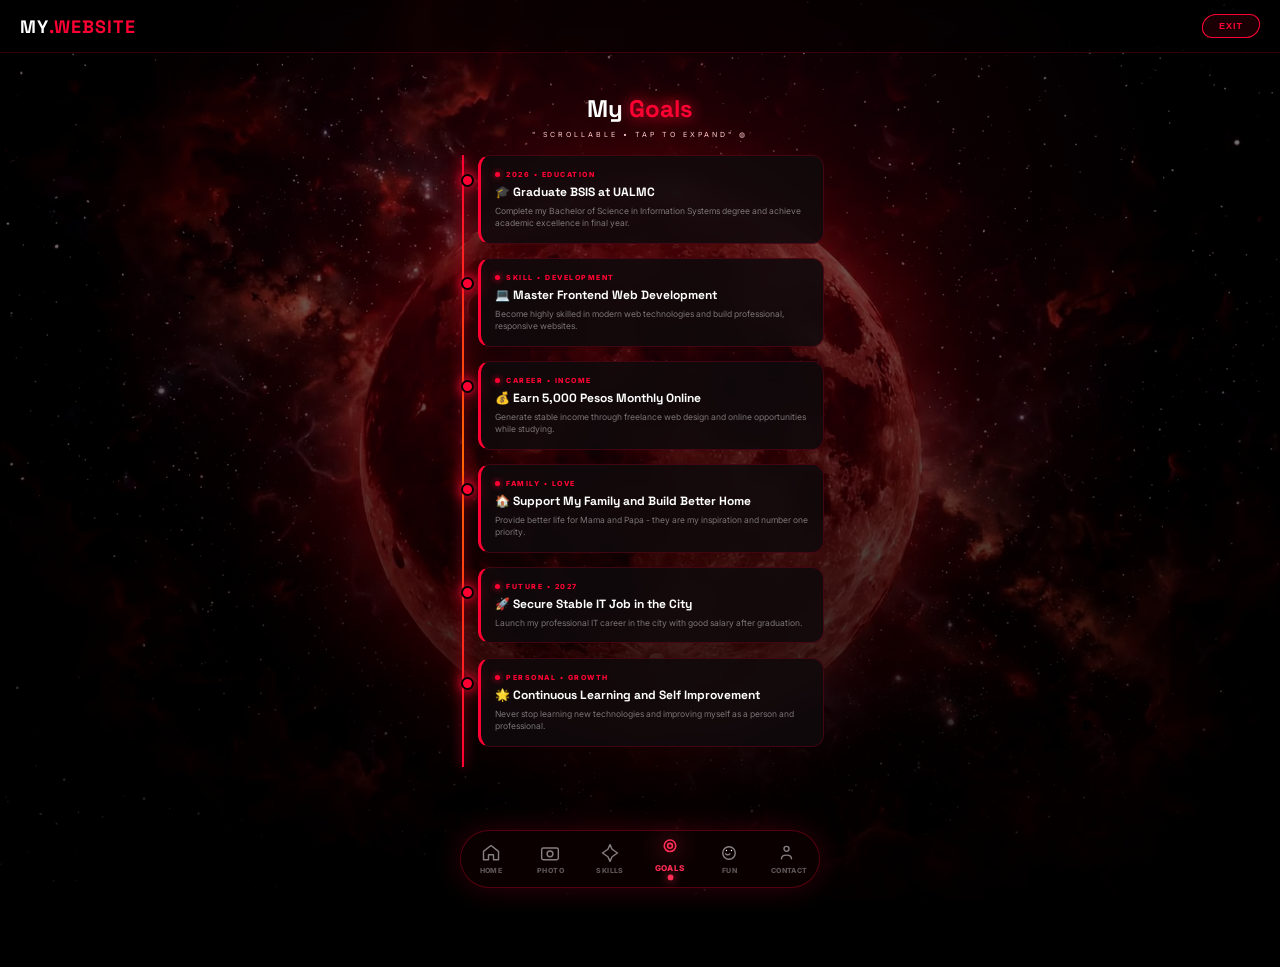
<file: goals.html>
<!DOCTYPE html>
<html lang="en">
<head>
<meta charset="UTF-8" />
<meta name="viewport" content="width=device-width, initial-scale=1.0" />
<title>My Goals - Scrollable Red Moon</title>
<link rel="stylesheet" href="style.css" />
<style>
* { margin:0; padding:0; box-sizing:border-box; }
html, body { height:auto; min-height:100vh; }
body { 
  background:#000; 
  font-family:'Inter',sans-serif;
  overflow-y:auto; /* SCROLLABLE NA */
  overflow-x:hidden;
}

/* RED MOON BACKGROUND TULAD SA SKILLS AT CONTACT */
.red-moon-bg {
  position: fixed;
  top:0; left:0; width:100%; height:100%;
  z-index:-2;
  background-image:  url('red-moon.jpeg');
  background-size:cover;
  background-position:center top;
  background-repeat:no-repeat;
  background-attachment:fixed;
  filter:brightness(0.7) contrast(1.1);
}
.overlay {
  position:fixed; inset:0; z-index:-1;
  background:
    linear-gradient(to bottom, rgba(0,0,0,0.3) 0%, rgba(0,0,0,0.5) 50%, rgba(0,0,0,0.85) 100%),
    radial-gradient(ellipse at 50% 30%, rgba(255,0,51,0.18), transparent 60%);
  pointer-events:none;
}

.sec { 
  padding-bottom:110px; 
  max-width:400px; 
  margin:0 auto; 
  position:relative; 
  z-index:2;
  padding-left:16px;
  padding-right:16px;
}

.sec-header {
  text-align:center;
  padding:24px 0 16px;
}
.sec-header h2 { color:#fff; font-family:'Space Grotesk'; font-size:24px; font-weight:800; }
.sec-header h2 span { color:#ff0033; text-shadow:0 0 15px #ff0033; }
.sec-header p { font-size:7px; color:#ffcccc; letter-spacing:3px; margin-top:6px; }

.timeline {
  position:relative;
  padding-left:22px;
  display:flex;
  flex-direction:column;
  gap:14px;
  padding-bottom:20px;
}
.timeline::before {
  content:''; position:absolute; left:6px; top:0; bottom:0; width:2px;
  background:linear-gradient(to bottom, #ff0033, #ff6600, #ff0033);
  box-shadow:0 0 12px #ff0033;
}

/* GOAL ITEM - SCROLLABLE - DI NAWAWALA */
.goal-item {
  position:relative;
  background:rgba(15,10,12,0.88);
  backdrop-filter:blur(10px);
  border:1px solid rgba(255,0,51,0.2);
  border-left:3px solid #ff0033;
  padding:14px 14px 13px;
  width:100%;
  border-radius:12px;
  cursor:pointer;
  opacity:0;
  transform:translateY(20px);
  animation:goalIn 0.6s ease forwards, chakra 4s ease-in-out infinite;
  transition:0.35s ease;
  will-change:transform;
}
.goal-item:nth-child(1){ animation-delay:0.08s, 0s; }
.goal-item:nth-child(2){ animation-delay:0.16s, 0.5s; }
.goal-item:nth-child(3){ animation-delay:0.24s, 1s; }
.goal-item:nth-child(4){ animation-delay:0.32s, 1.5s; }
.goal-item:nth-child(5){ animation-delay:0.40s, 2s; }
.goal-item:nth-child(6){ animation-delay:0.48s, 2.5s; }

@keyframes goalIn { to{ opacity:1; transform:translateY(0); } }
@keyframes chakra { 0%,100%{ transform:translateY(0); } 50%{ transform:translateY(-2px); box-shadow:0 6px 20px rgba(0,0,0,0.4), 0 0 12px rgba(255,0,51,0.15); } }

.goal-item:hover { transform:translateX(5px) scale(1.01); background:rgba(30,12,16,0.96); box-shadow:0 0 20px rgba(255,0,51,0.3); }
.goal-item.active { background:rgba(40,14,18,0.98); border-left-width:4px; box-shadow:0 0 25px rgba(255,0,51,0.4); animation:goalIn 0.6s ease forwards; transform:translateX(5px) scale(1.01); }
.goal-item::before { content:''; position:absolute; left:-20px; top:18px; width:9px; height:9px; border-radius:50%; background:#ff0033; box-shadow:0 0 10px #ff0033, 0 0 20px #ff0033; border:2px solid #000; }

.goal-year { font-size:7px; color:#ff0033; font-weight:800; letter-spacing:1.5px; display:flex; gap:6px; align-items:center; }
.dot { width:5px; height:5px; background:#ff0033; border-radius:50%; animation:blink 1.2s infinite; box-shadow:0 0 6px #ff0033; }
@keyframes blink { 50%{opacity:0.3} }
.goal-item b { font-size:12px; color:#fff; display:block; margin:6px 0 4px; font-family:'Space Grotesk'; line-height:1.3; }
.goal-item p { font-size:8.5px; color:#ffffff70; line-height:1.5; }

.goal-detail { max-height:0; opacity:0; overflow:hidden; transition:0.45s cubic-bezier(0.34,1.56,0.64,1); }
.goal-item.active .goal-detail { max-height:160px; opacity:1; margin-top:10px; padding-top:10px; border-top:1px solid rgba(255,0,51,0.2); }
.detail-row { display:flex; justify-content:space-between; font-size:7.5px; margin-bottom:4px; color:#ffffff80; }
.detail-row span:last-child{ color:#ff2d55; font-weight:800; }
.mini-bar { height:4px; background:#222; border-radius:10px; margin-top:8px; overflow:hidden; }
.mini-fill { height:100%; background:linear-gradient(90deg,#ff0033,#ff8800); width:0; transition:1.2s ease 0.2s; box-shadow:0 0 8px rgba(255,0,51,0.5); }
.goal-item.active .mini-fill { width:var(--w); }

.bottom-wrap { position:fixed; bottom:12px; left:50%; transform:translateX(-50%); z-index:9999; width:92%; max-width:360px; }
.bottom-pill { width:100%; height:58px; background:rgba(12,0,0,0.96); border:1px solid rgba(255,0,51,0.3); border-radius:30px; display:flex; justify-content:space-around; align-items:center; backdrop-filter:blur(16px); box-shadow:0 0 30px rgba(255,0,51,0.2); }
.bottom-pill a { display:flex; flex-direction:column; align-items:center; gap:3px; text-decoration:none; color:#ffffff55; font-size:7px; font-weight:800; width:48px; transition:0.3s; }
.bottom-pill a svg { width:20px; height:20px; stroke:#ffffff80; fill:none; stroke-width:1.7; }
.bottom-pill a.active { color:#ff2d55; transform:translateY(-4px) scale(1.15); }
.bottom-pill a.active svg { stroke:#ff2d55; filter:drop-shadow(0 0 10px #ff2d55); }
.bottom-pill a.active::after { content:''; position:absolute; bottom:-6px; width:5px; height:5px; background:#ff2d55; border-radius:50%; box-shadow:0 0 8px #ff2d55; }
</style>
</head>
<body>

<div class="red-moon-bg"></div>
<div class="overlay"></div>

<nav style="background:rgba(0,0,0,0.4); backdrop-filter:blur(10px); border-bottom:1px solid rgba(255,0,51,.2); padding:14px 20px; display:flex; justify-content:space-between; align-items:center; position:sticky; top:0; z-index:100;">
  <div class="logo" style="font-family:'Space Grotesk'; font-weight:800; color:#fff;">MY<b style="color:#ff0033;">.WEBSITE</b></div>
  <button class="nav-logout" style="background:rgba(255,0,51,0.1); border:1.5px solid #ff0033; color:#ff0033; padding:6px 16px; border-radius:20px; font-size:9px; font-weight:900;" onclick="logout()"><span>EXIT</span></button>
</nav>

<div class="sec">
  <div class="sec-header">
    <h2>My <span>Goals</span></h2>
    <p>" SCROLLABLE • TAP TO EXPAND" ◍</p>
  </div>

  <div class="timeline">
    <div class="goal-item" style="--w:85%" onclick="toggleGoal(this)">
      <div class="goal-year"><span class="dot"></span> 2026 • EDUCATION</div>
      <b>🎓 Graduate BSIS at UALMC</b>
      <p>Complete my Bachelor of Science in Information Systems degree and achieve academic excellence in final year.</p>
      <div class="goal-detail">
        <div class="detail-row"><span>Progress:</span><span>85% Completed</span></div>
        <div class="detail-row"><span>University:</span><span>UA Tibiao Campus</span></div>
        <div class="detail-row"><span>Year Level:</span><span>4th Year - Graduating</span></div>
        <div class="detail-row"><span>Course:</span><span>BS Information Systems</span></div>
        <div class="mini-bar"><div class="mini-fill"></div></div>
      </div>
    </div>

    <div class="goal-item" style="--w:90%" onclick="toggleGoal(this)">
      <div class="goal-year"><span class="dot"></span> SKILL • DEVELOPMENT</div>
      <b>💻 Master Frontend Web Development</b>
      <p>Become highly skilled in modern web technologies and build professional, responsive websites.</p>
      <div class="goal-detail">
        <div class="detail-row"><span>HTML:</span><span>90% Mastered ✅</span></div>
        <div class="detail-row"><span>CSS:</span><span>85% Expert ✅</span></div>
        <div class="detail-row"><span>JavaScript:</span><span>70% Advanced 🔥</span></div>
        <div class="detail-row"><span>Goal:</span><span>Full-stack Developer</span></div>
        <div class="mini-bar"><div class="mini-fill"></div></div>
      </div>
    </div>

    <div class="goal-item" style="--w:40%" onclick="toggleGoal(this)">
      <div class="goal-year"><span class="dot"></span> CAREER • INCOME</div>
      <b>💰 Earn 5,000 Pesos Monthly Online</b>
      <p>Generate stable income through freelance web design and online opportunities while studying.</p>
      <div class="goal-detail">
        <div class="detail-row"><span>Current Income:</span><span>₱1,200 / month</span></div>
        <div class="detail-row"><span>Target Income:</span><span>₱5,000 / month</span></div>
        <div class="detail-row"><span>Source:</span><span>Freelance Web Design</span></div>
        <div class="detail-row"><span>Status:</span><span>Growing 📈</span></div>
        <div class="mini-bar"><div class="mini-fill"></div></div>
      </div>
    </div>

    <div class="goal-item" style="--w:60%" onclick="toggleGoal(this)">
      <div class="goal-year"><span class="dot"></span> FAMILY • LOVE</div>
      <b>🏠 Support My Family and Build Better Home</b>
      <p>Provide better life for Mama and Papa - they are my inspiration and number one priority.</p>
      <div class="goal-detail">
        <div class="detail-row"><span>Dream:</span><span>Comfortable Family Home</span></div>
        <div class="detail-row"><span>Priority:</span><span>#1 - Family First ❤️</span></div>
        <div class="detail-row"><span>Mission:</span><span>Make Parents Proud</span></div>
        <div class="detail-row"><span>Motivation:</span><span>Love & Gratitude</span></div>
        <div class="mini-bar"><div class="mini-fill"></div></div>
      </div>
    </div>

    <div class="goal-item" style="--w:25%" onclick="toggleGoal(this)">
      <div class="goal-year"><span class="dot"></span> FUTURE • 2027</div>
      <b>🚀 Secure Stable IT Job in the City</b>
      <p>Launch my professional IT career in the city with good salary after graduation.</p>
      <div class="goal-detail">
        <div class="detail-row"><span>Plan:</span><span>IT Job in the City</span></div>
        <div class="detail-row"><span>Salary Goal:</span><span>₱20,000+ Monthly</span></div>
        <div class="detail-row"><span>Timeline:</span><span>After Graduation 2027</span></div>
        <div class="detail-row"><span>Location:</span><span>Iloilo / Manila City</span></div>
        <div class="mini-bar"><div class="mini-fill"></div></div>
      </div>
    </div>

    <div class="goal-item" style="--w:50%" onclick="toggleGoal(this)">
      <div class="goal-year"><span class="dot"></span> PERSONAL • GROWTH</div>
      <b>🌟 Continuous Learning and Self Improvement</b>
      <p>Never stop learning new technologies and improving myself as a person and professional.</p>
      <div class="goal-detail">
        <div class="detail-row"><span>Mindset:</span><span>Growth Mindset 🌱</span></div>
        <div class="detail-row"><span>Learning:</span><span>Everyday New Skills</span></div>
        <div class="detail-row"><span>Goal:</span><span>Best Version of Myself</span></div>
        <div class="mini-bar"><div class="mini-fill"></div></div>
      </div>
    </div>
  </div>
</div>

<div class="bottom-wrap"><div class="bottom-pill">
  <a href="index.html"><svg viewBox="0 0 24 24"><path d="M3 10L12 3l9 7v10H15v-6H9v6H3z"/></svg>HOME</a>
  <a href="gallery.html"><svg viewBox="0 0 24 24"><rect x="2" y="6" width="20" height="14" rx="2"/><circle cx="12" cy="13" r="3.5"/></svg>PHOTO</a>
  <a href="skills.html"><svg viewBox="0 0 24 24"><path d="M12 2l2.5 5.5L21 12l-6.5 4.5L12 22l-2.5-5.5L3 12l6.5-4.5L12 2z"/></svg>SKILLS</a>
  <a class="active" href="goals.html"><svg viewBox="0 0 24 24"><circle cx="12" cy="12" r="6"/><circle cx="12" cy="12" r="2.5"/></svg>GOALS</a>
  <a href="funfacts.html"><svg viewBox="0 0 24 24"><circle cx="12" cy="12" r="7.5"/><path d="M8 13c1.2 1.5 3.8 1.5 5 0"/><circle cx="9" cy="9" r=".8" fill="white" stroke="none"/><circle cx="15" cy="9" r=".8" fill="white" stroke="none"/></svg>FUN</a>
  <a href="contact.html"><svg viewBox="0 0 24 24"><circle cx="9" cy="7" r="3"/><path d="M3 19c0-2.5 2.2-4.5 6-4.5s6 2 6 4.5"/></svg>CONTACT</a>
</div></div>

<script>
function toggleGoal(el){
  if(el.classList.contains('active')){
    el.classList.remove('active');
  } else {
    // DI NAWAWALA IBA - KITA PARIN LAHAT
    document.querySelectorAll('.goal-item').forEach(g=>g.classList.remove('active'));
    el.classList.add('active');
    if(navigator.vibrate) navigator.vibrate(15);
    // Auto scroll sa goal na tinap
    setTimeout(()=>{ el.scrollIntoView({behavior:'smooth', block:'center'}); }, 150);
  }
}
function logout(){ localStorage.removeItem('blue_logged'); location.href='login.html'; }
</script>
</body>
</html>
</file>
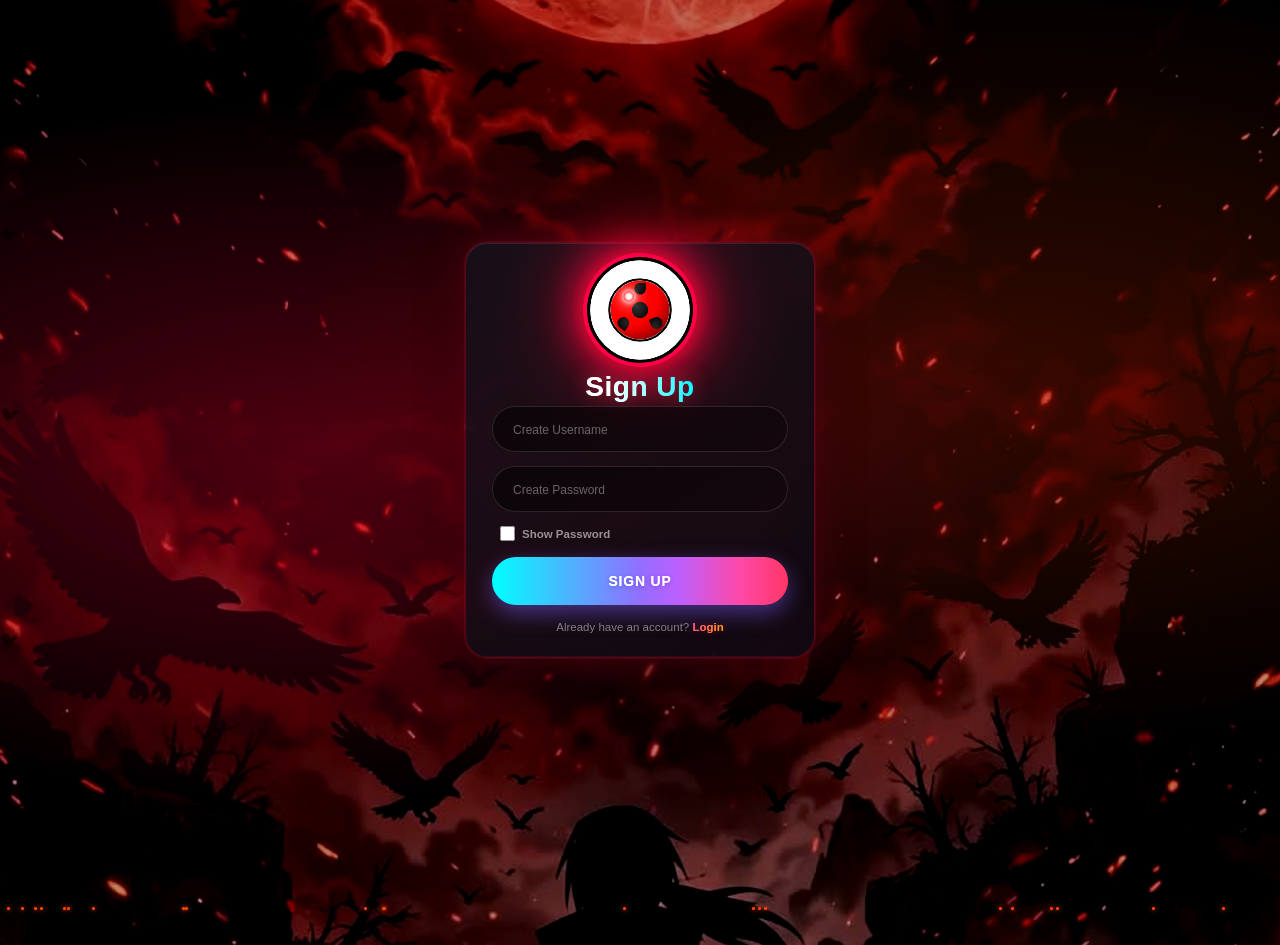
<file: login.html>
<!DOCTYPE html>
<html>
<head>
<meta charset="UTF-8">
<meta name="viewport" content="width=device-width,initial-scale=1">
<title>Itachi - Colorful Login</title>
<link rel="stylesheet" href="login_style.css">
</head>
<body>
  <div class="itachi-bg-wrap">
    <div class="itachi-bg"></div>
    <div class="red-fog"></div>
    <div class="red-fog fog2"></div>
    <div class="crow-anim">🐦‍⬛</div>
    <div class="crow-anim c2">🐦‍⬛</div>
    <div class="crow-anim c3">🐦‍⬛</div>
    <div class="embers" id="embers"></div>
  </div>

  <div class="login-box-style">
    <div class="eye-top-wrap" id="eyeWrap" onclick="activateEye()">
      <div class="eye-outer-glow"></div>
      <div class="eye-outer-glow glow2"></div>
      <div class="eye-main" id="eyeMain">
        <div class="eye-white"></div>
        <div class="iris" id="iris">
          <div class="iris-gradient"></div>
          <div class="tomoe-container" id="tomoeContainer">
            <div class="tomoe t1"></div>
            <div class="tomoe t2"></div>
            <div class="tomoe t3"></div>
          </div>
          <div class="pupil"></div>
          <div class="light-reflect"></div>
        </div>
      </div>
    </div>

    <h1 id="title"><span class="title-grad">Login</span></h1>
  
    <div id="loginForm">
      <div class="pill-input"><input id="username" type="text" placeholder="Username"></div>
      <div class="pill-input"><input id="password" type="password" placeholder="Password"></div>
      <label class="show-pass"><input type="checkbox" id="showCheck" onclick="togglePass()"> <span>Show Password</span></label>
      <div id="err" class="err"></div>
      <button class="pill-btn" onclick="doLogin()"><span class="btn-text">LOGIN</span></button>
      <p class="bottom-link">Don't have an account? <span onclick="switchToSignup()">Sign Up</span></p>
    </div>

    <div id="signupForm" style="display:none">
      <div class="pill-input"><input id="su_user" type="text" placeholder="Create Username"></div>
      <div class="pill-input"><input id="su_pass" type="password" placeholder="Create Password"></div>
      <label class="show-pass"><input type="checkbox" onclick="togglePass2()"> <span>Show Password</span></label>
      <div id="regErr" class="err"></div>
      <button class="pill-btn signup-color" onclick="doRegister()"><span class="btn-text">SIGN UP</span></button>
      <p class="bottom-link">Already have an account? <span onclick="switchToLogin()">Login</span></p>
    </div>
  </div>

<script>
  const embersBox = document.getElementById('embers');
  for(let i=0;i<22;i++){const e=document.createElement('div'); e.className='ember'; e.style.left=Math.random()*100+'%'; e.style.animationDelay=Math.random()*8+'s'; e.style.animationDuration=(4+Math.random()*5)+'s'; embersBox.appendChild(e);}
  function activateEye(){
    const eye=document.getElementById('eyeMain'), tomoe=document.getElementById('tomoeContainer'), wrap=document.getElementById('eyeWrap');
    wrap.classList.add('active'); eye.classList.add('power'); tomoe.style.animationDuration='0.3s';
    const flash=document.createElement('div'); flash.className='genjutsu-flash'; document.body.appendChild(flash); setTimeout(()=>flash.remove(),700);
    if(navigator.vibrate) navigator.vibrate([30,20,60]); document.body.style.filter='brightness(1.2)';
    setTimeout(()=>{wrap.classList.remove('active'); eye.classList.remove('power'); tomoe.style.animationDuration='4s'; document.body.style.filter='brightness(1)';},1500);
  }
  setInterval(()=>{const eye=document.getElementById('eyeMain'); eye.style.transform='scaleY(0.08)'; setTimeout(()=>eye.style.transform='scaleY(1)',140);},3800);
  function togglePass(){const p=document.getElementById('password'); const c=document.getElementById('showCheck'); p.type=c.checked?'text':'password';}
  function togglePass2(){const p=document.getElementById('su_pass'); p.type=p.type==='password'?'text':'password';}
  function hasAcc(){return localStorage.getItem('registeredUser')!==null}
  function switchToSignup(){loginForm.style.display='none';signupForm.style.display='block';title.innerHTML='<span class="title-grad signup-grad">Sign Up</span>'; activateEye();}
  function switchToLogin(){signupForm.style.display='none';loginForm.style.display='block';title.innerHTML='<span class="title-grad">Login</span>'; activateEye();}
  function doRegister(){const u=su_user.value.trim(),p=su_pass.value.trim(),err=regErr;if(u.length<3||p.length<3){err.style.display='block';err.innerText='Min 3 chars!';return}localStorage.setItem('registeredUser',JSON.stringify({username:u,password:p}));localStorage.setItem('isRegistered','true');err.style.display='block';err.style.color='#4eff88';err.innerText='Mangekyou Unlocked! '+u+' ✓'; activateEye(); setTimeout(()=>{username.value=u;switchToLogin();},800);}
  function doLogin(){const u=username.value.trim(),p=password.value.trim(),err=document.getElementById('err');if(!hasAcc()){err.style.display='block';err.innerText='No account! Sign Up!';setTimeout(switchToSignup,700);return}const s=JSON.parse(localStorage.getItem('registeredUser'));if(u!==s.username||p!==s.password){err.style.display='block';err.innerText='your password is wrong or user name! User: '+s.username;document.querySelector('.login-box-style').style.animation='shake 0.4s ease';setTimeout(()=>document.querySelector('.login-box-style').style.animation='',400); activateEye(); return}localStorage.setItem('logged','true');document.querySelector('#loginForm .pill-btn').innerHTML='<span class="btn-text">SUCCESSFULL...</span>'; activateEye(); setTimeout(()=>location.href='index.html',800);}
  if(localStorage.getItem('logged')==='true')location.href='index.html';if(!localStorage.getItem('isRegistered'))setTimeout(switchToSignup,500);
  document.querySelectorAll('.pill-input input').forEach(inp=>{
    inp.addEventListener('focus',()=>{inp.parentElement.classList.add('focused');});
    inp.addEventListener('blur',()=>{inp.parentElement.classList.remove('focused');});
    inp.addEventListener('input',()=>{inp.parentElement.classList.add('has-text');});
  });
</script>
</body>
</html>
</file>
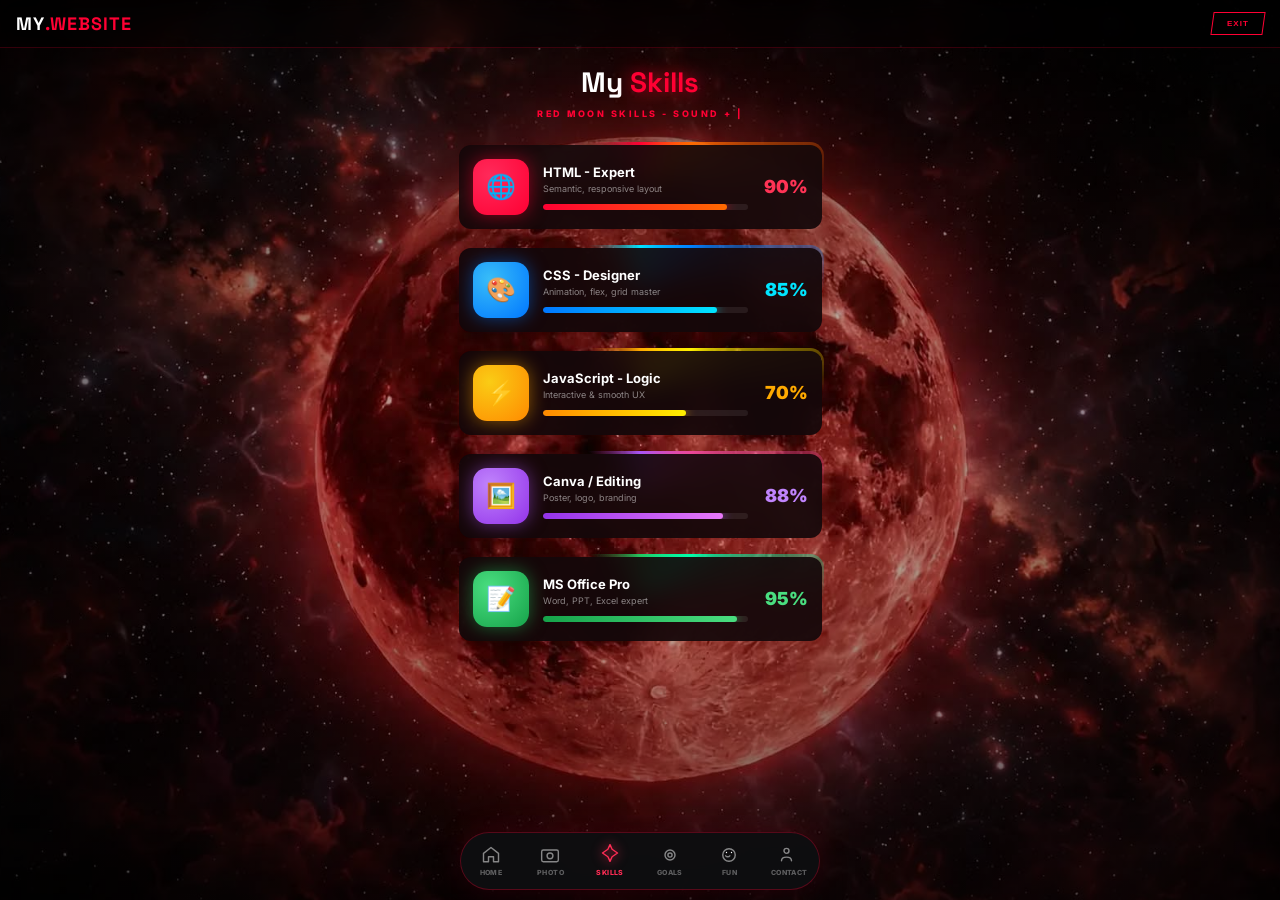
<file: skills.html>
<!DOCTYPE html>
<html lang="en">
<head>
<meta charset="UTF-8" />
<meta name="viewport" content="width=device-width, initial-scale=1.0" />
<title>Skills - Red Moon</title>
<link rel="stylesheet" href="style.css" />
<style>
body { margin:0; background:#000; }
.red-moon-bg {
  position: fixed; inset: -8%; width: 116%; height: 116%; z-index: -3;
  background-image: url('red-moon.jpeg'), url('https://images.unsplash.com/photo-1532693322450-2cb5c511067d?w=800&q=80');
  background-size: cover; background-position: center; background-repeat: no-repeat;
  animation: bgMove 35s ease-in-out infinite alternate;
}
@keyframes bgMove { 0% { transform: scale(1) translate(0%,0%); } 100% { transform: scale(1.15) translate(-1.5%, -1.5%); } }
.overlay { position: fixed; inset: 0; z-index: -2; background: radial-gradient(ellipse at center, rgba(0,0,0,0.2) 20%, rgba(0,0,0,0.75) 90%); }
.sec { max-width: 400px; margin: 0 auto; padding: 16px; padding-bottom: 110px; position: relative; z-index:2; overflow: hidden; }
.title { text-align: center; font-size: 28px; font-weight: 900; color: white; }
.title span { color: #ff0033; text-shadow: 0 0 18px rgba(255, 0, 51, 0.8); animation: glowPulse 2s infinite; display: inline-block; }
@keyframes glowPulse { 0%,100%{ transform:scale(1) } 50%{ transform:scale(1.05) } }
.typing { text-align: center; font-size: 9px; color: #ff0033; letter-spacing: 2.5px; margin: 8px 0; height: 14px; font-weight: 800; }
.typing:after { content: '|'; animation: blink 0.7s infinite; }
@keyframes blink { 50%{ opacity:0 } }
.skill-list { display: grid; gap: 14px; margin-top: 20px; perspective: 1200px; }

/* BOX NA MAY KITA NA IKOT COLOR SA GILID */
.skill-row {
  position: relative;
  display: flex; align-items: center; gap: 14px;
  background: transparent;
  padding: 2.5px;
  border-radius: 14px;
  overflow: hidden;
  transform-style: preserve-3d;
  animation: pasok 0.9s cubic-bezier(0.34, 1.56, 0.64, 1) forwards;
  opacity: 0;
}
.skill-row:nth-child(1){ animation-delay:.1s; --rot:#ff0033; --rot2:#ff6a00; }
.skill-row:nth-child(2){ animation-delay:.25s; --rot:#00e5ff; --rot2:#0080ff; }
.skill-row:nth-child(3){ animation-delay:.4s; --rot:#ffaa00; --rot2:#ffee00; }
.skill-row:nth-child(4){ animation-delay:.55s; --rot:#a855f7; --rot2:#ec4899; }
.skill-row:nth-child(5){ animation-delay:.7s; --rot:#22c55e; --rot2:#00ffaa; }

@keyframes pasok { from{ transform:translateY(30px) scale(0.9); opacity:0 } to{ transform:translateY(0) scale(1); opacity:1 } }

/* KITA NA IKOT COLOR SA BOX */
.skill-row::before {
  content: '';
  position: absolute;
  inset: -100%;
  background: conic-gradient(from 0deg, var(--rot) 0deg, var(--rot2) 50deg, transparent 90deg, transparent 310deg, var(--rot) 360deg);
  animation: ikotColor 2.2s linear infinite;
}
@keyframes ikotColor { to { transform: rotate(360deg); } }

.skill-inner {
  position: relative; z-index: 2;
  width: 100%;
  display: flex; align-items: center; gap: 14px;
  background: rgba(20,8,10,0.92);
  backdrop-filter: blur(12px);
  padding: 14px;
  border-radius: 12px;
}

/* BALIK SA UNA - UMIKOT SILA ICON TULAD SA UNA MONG CODE */
.skill-icon {
  width: 56px; height: 56px; min-width: 56px;
  display: grid; place-items: center; font-size: 24px; border-radius: 14px;
  box-shadow: 0 0 18px rgba(255,0,51,0.5);
}
.skill-row:nth-child(1) .skill-icon { background: radial-gradient(circle at 30% 30%, #ff2a5a, #ff0033); animation: ikotY 3s linear infinite; }
.skill-row:nth-child(2) .skill-icon { background: radial-gradient(circle at 30% 30%, #38bdf8, #0077ff); box-shadow: 0 0 18px rgba(0,119,255,0.5); animation: ikotX 3.5s ease-in-out infinite; }
.skill-row:nth-child(3) .skill-icon { background: radial-gradient(circle at 30% 30%, #facc15, #ff8a00); box-shadow: 0 0 18px rgba(255,170,0,0.5); animation: ikotZ 2s linear infinite; }
.skill-row:nth-child(4) .skill-icon { background: radial-gradient(circle at 30% 30%, #c084fc, #9333ea); box-shadow: 0 0 18px rgba(168,85,247,0.5); animation: ikotFlip 2.8s ease-in-out infinite; }
.skill-row:nth-child(5) .skill-icon { background: radial-gradient(circle at 30% 30%, #4ade80, #16a34a); box-shadow: 0 0 18px rgba(34,197,94,0.5); animation: ikotAlog 2.2s ease-in-out infinite; }

@keyframes ikotY { from{ transform:rotateY(0) } to{ transform:rotateY(360deg) } }
@keyframes ikotX { 0%,100%{ transform:rotateX(0deg) } 50%{ transform:rotateX(180deg) } }
@keyframes ikotZ { from{ transform:rotateZ(0) } to{ transform:rotateZ(360deg) } }
@keyframes ikotFlip { 0%{ transform:rotateY(0) scale(1) } 50%{ transform:rotateY(180deg) scale(1.15) } 100%{ transform:rotateY(360deg) scale(1) } }
@keyframes ikotAlog { 0%,100%{ transform:rotate(0deg) translateY(0) } 25%{ transform:rotate(10deg) translateY(-4px) } 50%{ transform:rotate(-10deg) translateY(-2px) } 75%{ transform:rotate(6deg) translateY(-5px) } }

.skill-info { flex: 1; }
.skill-info b { font-size: 13px; color: white; display: block; }
.skill-info span { font-size: 9px; color: rgba(255,255,255,0.5); margin-top: 3px; display: block; }
.meter { height: 6px; background: rgba(255,255,255,0.08); margin-top: 10px; border-radius: 20px; overflow: hidden; }
.fill { height: 100%; background: linear-gradient(90deg, #ff0033, #ff6a00); width: 0; border-radius: 20px; animation: fillBar 1.8s forwards 1.2s; box-shadow: 0 0 12px #ff0033; }
.skill-row:nth-child(2) .fill { background: linear-gradient(90deg, #0077ff, #00e5ff); box-shadow: 0 0 12px #00e5ff; }
.skill-row:nth-child(3) .fill { background: linear-gradient(90deg, #ff8a00, #ffee00); box-shadow: 0 0 12px #ffaa00; }
.skill-row:nth-child(4) .fill { background: linear-gradient(90deg, #9333ea, #e879f9); box-shadow: 0 0 12px #a855f7; }
.skill-row:nth-child(5) .fill { background: linear-gradient(90deg, #16a34a, #4ade80); box-shadow: 0 0 12px #22c55e; }
@keyframes fillBar { to{ width:var(--w) } }
.skill-percent { font-weight: 900; font-size: 18px; min-width: 46px; text-align: right; }
.skill-row:nth-child(1) .skill-percent{color:#ff3355} .skill-row:nth-child(2) .skill-percent{color:#00e5ff} .skill-row:nth-child(3) .skill-percent{color:#ffaa00} .skill-row:nth-child(4) .skill-percent{color:#c084fc} .skill-row:nth-child(5) .skill-percent{color:#4ade80}

.bottom-wrap { position: fixed; bottom: 10px; left: 50%; transform: translateX(-50%); z-index: 9999; width: 92%; max-width: 360px; }
.bottom-pill { width: 100%; height: 58px; background: rgba(14,14,16,0.96); border: 1px solid rgba(255,0,51,0.3); border-radius: 30px; display: flex; justify-content: space-around; align-items: center; backdrop-filter: blur(14px); }
.bottom-pill a { display: flex; flex-direction: column; align-items: center; gap: 3px; text-decoration: none; color: #ffffff55; font-size: 7px; font-weight: 800; width: 48px; }
.bottom-pill a svg { width: 20px; height: 20px; stroke: #ffffff80; fill: none; stroke-width: 1.7; }
.bottom-pill a.active { color: #ff2d55; }
.bottom-pill a.active svg { stroke: #ff2d55; filter: drop-shadow(0 0 6px #ff2d55); }
</style>
</head>
<body>
<div class="red-moon-bg"></div>
<div class="overlay"></div>
<nav style="background:rgba(0,0,0,.4);backdrop-filter:blur(12px);border-bottom:1px solid rgba(255,0,51,.2)">
  <div class="logo">MY<b>.WEBSITE</b></div>
  <button class="nav-logout" onclick="logout()" style="border-color:#ff0033;color:#ff0033"><span>EXIT</span></button>
</nav>
<div class="sec">
<h2 class="title">My <span>Skills</span></h2>
<div class="typing" id="typing"></div>
<div class="skill-list">
  <div class="skill-row" onclick="tapSkill(this)"><div class="skill-inner"><div class="skill-icon">🌐</div><div class="skill-info"><b>HTML - Expert</b><span>Semantic, responsive layout</span><div class="meter"><div class="fill" style="--w:90%"></div></div></div><div class="skill-percent">90%</div></div></div>
  <div class="skill-row" onclick="tapSkill(this)"><div class="skill-inner"><div class="skill-icon">🎨</div><div class="skill-info"><b>CSS - Designer</b><span>Animation, flex, grid master</span><div class="meter"><div class="fill" style="--w:85%"></div></div></div><div class="skill-percent">85%</div></div></div>
  <div class="skill-row" onclick="tapSkill(this)"><div class="skill-inner"><div class="skill-icon">⚡</div><div class="skill-info"><b>JavaScript - Logic</b><span>Interactive & smooth UX</span><div class="meter"><div class="fill" style="--w:70%"></div></div></div><div class="skill-percent">70%</div></div></div>
  <div class="skill-row" onclick="tapSkill(this)"><div class="skill-inner"><div class="skill-icon">🖼️</div><div class="skill-info"><b>Canva / Editing</b><span>Poster, logo, branding</span><div class="meter"><div class="fill" style="--w:88%"></div></div></div><div class="skill-percent">88%</div></div></div>
  <div class="skill-row" onclick="tapSkill(this)"><div class="skill-inner"><div class="skill-icon">📝</div><div class="skill-info"><b>MS Office Pro</b><span>Word, PPT, Excel expert</span><div class="meter"><div class="fill" style="--w:95%"></div></div></div><div class="skill-percent">95%</div></div></div>
</div>
</div>
<div class="bottom-wrap"><div class="bottom-pill"><a href="index.html"><svg viewBox="0 0 24 24"><path d="M3 10L12 3l9 7v10H15v-6H9v6H3z"/></svg>HOME</a><a href="gallery.html"><svg viewBox="0 0 24 24"><rect x="2" y="6" width="20" height="14" rx="2"/><circle cx="12" cy="13" r="3.5"/></svg>PHOTO</a><a class="active" href="skills.html"><svg viewBox="0 0 24 24"><path d="M12 2l2.5 5.5L21 12l-6.5 4.5L12 22l-2.5-5.5L3 12l6.5-4.5L12 2z"/></svg>SKILLS</a><a href="goals.html"><svg viewBox="0 0 24 24"><circle cx="12" cy="12" r="6"/><circle cx="12" cy="12" r="2.5"/></svg>GOALS</a><a href="funfacts.html"><svg viewBox="0 0 24 24"><circle cx="12" cy="12" r="7.5"/><path d="M8 13c1.2 1.5 3.8 1.5 5 0"/><circle cx="9" cy="9" r=".8" fill="white" stroke="none"/><circle cx="15" cy="9" r=".8" fill="white" stroke="none"/></svg>FUN</a><a href="contact.html"><svg viewBox="0 0 24 24"><circle cx="9" cy="7" r="3"/><path d="M3 19c0-2.5 2.2-4.5 6-4.5s6 2 6 4.5"/></svg>CONTACT</a></div></div>
<script>
const txt = "RED MOON SKILLS - SOUND  +  COLOR";
let i = 0; function type() { if (i < txt.length) { document.getElementById('typing').innerText = txt.substring(0, i + 1); i++; setTimeout(type, 50); } } type();
function logout() { localStorage.removeItem('blue_logged'); location.href = 'login.html'; }
function tapSkill(el){
  el.style.transform='scale(0.97)';
  if(navigator.vibrate) navigator.vibrate([20,30,20]);
  try{
    const ctx = new (window.AudioContext||window.webkitAudioContext)();
    const o = ctx.createOscillator(); const g = ctx.createGain();
    o.frequency.value = 650; o.type='sine';
    g.gain.setValueAtTime(0.3, ctx.currentTime); g.gain.exponentialRampToValueAtTime(0.01, ctx.currentTime+0.2);
    o.connect(g); g.connect(ctx.destination); o.start(); o.stop(ctx.currentTime+0.2);
  }catch(e){}
  setTimeout(()=>{ el.style.transform=''; }, 300);
}
</script>
</body>
</html>
</file>
<file: style.css>
/* ===========================
   AR.DEV - UNIFIED THEME 2026
   UA BSIS - MAANGAS EDITION
   =========================== */

@import url('https://fonts.googleapis.com/css2?family=Space+Grotesk:wght@600;700;800&family=Inter:wght@400;600;800&display=swap');

:root {
  --red: #ff0033;
  --red-soft: #ff2d55;
  --gold: #ffd700;
  --gold-dark: #ffb700;
  --bg: #070709;
  --card: #101014;
  --card-2: #15151a;
  --border: rgba(255,255,255,0.08);
  --text: #ffffff;
  --text-dim: #ffffff65;
}

* {
  margin: 0;
  padding: 0;
  box-sizing: border-box;
}

body {
  background: var(--bg);
  color: var(--text);
  font-family: 'Inter', sans-serif;
  padding-bottom: 90px;
  overflow-x: hidden;
}

/* NAVBAR */
nav {
  position: sticky;
  top: 0;
  z-index: 100;
  display: flex;
  justify-content: space-between;
  align-items: center;
  padding: 12px 16px;
  background: rgba(7,7,9,0.85);
  backdrop-filter: blur(12px);
  border-bottom: 1px solid var(--border);
}

.logo {
  font-family: 'Space Grotesk';
  font-size: 18px;
  font-weight: 800;
  letter-spacing: 1px;
}

.logo b {
  color: var(--red);
}

.nav-logout {
  background: transparent;
  border: 1px solid var(--red);
  color: var(--red);
  padding: 6px 14px;
  font-size: 8px;
  font-weight: 800;
  letter-spacing: 1px;
  transform: skewX(-8deg);
  cursor: pointer;
  transition: 0.3s;
}

.nav-logout span {
  display: inline-block;
  transform: skewX(8deg);
}

.nav-logout:hover {
  background: var(--red);
  color: #000;
  box-shadow: 0 0 15px rgba(255,0,51,0.4);
}

/* COMMON SECTION */
.sec {
  max-width: 400px;
  margin: 0 auto;
  padding: 16px;
  animation: fadeIn 0.5s ease;
}

@keyframes fadeIn {
  from { opacity: 0; transform: translateY(10px); }
  to { opacity: 1; transform: translateY(0); }
}

.title {
  font-family: 'Space Grotesk';
  text-align: center;
  font-weight: 800;
}

/* BOTTOM NAV - ISANG BESES LANG DITO */
.bottom-wrap {
  position: fixed;
  bottom: 12px;
  left: 50%;
  transform: translateX(-50%);
  z-index: 9999;
  width: 92%;
  max-width: 360px;
}

.bottom-pill {
  width: 100%;
  height: 60px;
  background: rgba(14,14,16,0.96);
  border: 1px solid rgba(255,0,51,0.28);
  border-radius: 30px;
  display: flex;
  justify-content: space-around;
  align-items: center;
  backdrop-filter: blur(16px);
  box-shadow: 0 0 30px rgba(255,0,51,0.15), 0 12px 24px rgba(0,0,0,0.6);
}

.bottom-pill a {
  display: flex;
  flex-direction: column;
  align-items: center;
  gap: 3px;
  text-decoration: none;
  color: #ffffff55;
  font-size: 7px;
  font-weight: 800;
  letter-spacing: 0.4px;
  width: 48px;
  transition: 0.3s;
}

.bottom-pill a svg {
  width: 20px;
  height: 20px;
  stroke: #ffffff80;
  fill: none;
  stroke-width: 1.7;
  stroke-linecap: round;
  stroke-linejoin: round;
  transition: 0.3s;
}

.bottom-pill a.active {
  color: var(--red-soft);
}

.bottom-pill a.active svg {
  stroke: var(--red-soft);
  filter: drop-shadow(0 0 6px var(--red-soft));
  transform: translateY(-2px);
}

.bottom-pill a:hover {
  color: #fff;
}

/* SCROLLBAR */
::-webkit-scrollbar {
  width: 0;
}
</file>
<file: login_style.css>
* { margin:0; padding:0; box-sizing:border-box; }
body { background:#000; height:100vh; display:flex; align-items:center; justify-content:center; overflow:hidden; font-family:'Inter',sans-serif; }

/* BACKGROUND - ITACHI */
.itachi-bg-wrap { position:fixed; inset:0; z-index:-1; }
.itachi-bg { position:absolute; inset:-5%; width:110%; height:110%; background-image:url('itachi-bg.jpeg'); background-size:cover; background-position:center 35%; filter:brightness(0.6) contrast(1.25); animation:bgZoom 20s ease-in-out infinite alternate; }
@keyframes bgZoom { 0%{transform:scale(1)} 100%{transform:scale(1.08)} }
.red-fog { position:absolute; inset:0; background:radial-gradient(ellipse at 25% 50%, rgba(255,0,51,0.26), transparent 55%); animation:fogMove 8s ease-in-out infinite alternate; }
.red-fog.fog2 { background:radial-gradient(ellipse at 80% 40%, rgba(255,45,0,0.16), transparent 50%); animation:fogMove2 10s ease-in-out infinite alternate; }
@keyframes fogMove { 0%{transform:translateX(-6%)} 100%{transform:translateX(6%)} }
@keyframes fogMove2 { 0%{transform:translateX(5%)} 100%{transform:translateX(-5%)} }
.crow-anim { position:absolute; top:25%; font-size:16px; filter:brightness(0); opacity:0.5; animation:crowFly 13s linear infinite; }
.crow-anim.c2 { top:45%; animation-duration:16s; animation-delay:2s; }
.crow-anim.c3 { top:70%; animation-duration:11s; animation-delay:4s; }
@keyframes crowFly { 0%{ left:-12%; } 100%{ left:112%; } }
.embers { position:absolute; inset:0; pointer-events:none; }
.ember { position:absolute; bottom:-10px; width:3px; height:3px; background:#ff3c00; border-radius:50%; box-shadow:0 0 5px #ff4400; animation:emberUp linear infinite; }
@keyframes emberUp { 0%{transform:translateY(0); opacity:1} 100%{transform:translateY(-105vh); opacity:0} }

/* BOX - PINAGANDA COLOR */
.login-box-style {
  width:88%; max-width:350px; padding:22px 26px 24px;
  background:linear-gradient(145deg, rgba(18,14,22,0.88) 0%, rgba(10,8,16,0.82) 100%);
  backdrop-filter:blur(20px) saturate(1.3);
  border:1.5px solid rgba(255,0,51,0.22); border-radius:22px;
  box-shadow:0 0 0 1px rgba(255,0,51,0.1), 0 0 35px rgba(255,0,51,0.2), 0 18px 45px rgba(0,0,0,0.7), inset 0 1px 0 rgba(255,255,255,0.08), inset 0 -1px 0 rgba(255,0,51,0.1);
  animation:boxIn 0.7s cubic-bezier(0.34,1.56,0.64,1) forwards;
}
@keyframes boxIn { 0%{opacity:0; transform:translateY(20px) scale(0.95)} 100%{opacity:1; transform:translateY(0) scale(1)} }

/* MATA - PINAGANDA COLOR */
.eye-top-wrap { position:relative; width:90px; height:90px; margin:0 auto 12px; cursor:pointer; transition:0.4s; display:flex; align-items:center; justify-content:center; }
.eye-top-wrap:hover { transform:scale(1.08); }
.eye-top-wrap.active { transform:scale(1.18); }
.eye-outer-glow { position:absolute; inset:-12px; border-radius:50%; background:radial-gradient(circle, rgba(255,0,51,0.45) 0%, rgba(255,50,0,0.2) 40%, transparent 75%); animation:outerGlow 2s ease-in-out infinite; filter:blur(2px); }
.eye-outer-glow.glow2 { inset:-20px; background:radial-gradient(circle, rgba(255,0,51,0.15), transparent 60%); animation:outerGlow 2s ease-in-out infinite reverse; }
@keyframes outerGlow { 0%,100%{ transform:scale(0.9); opacity:0.6; } 50%{ transform:scale(1.15); opacity:1; } }
.eye-main { position:relative; width:100%; height:100%; border-radius:50%; background:#fff; border:3.5px solid #000; box-shadow:0 0 0 2.5px #ff0033, 0 0 22px #ff0033, 0 0 45px rgba(255,0,51,0.6), inset 0 0 18px rgba(0,0,0,0.25); overflow:hidden; display:flex; align-items:center; justify-content:center; animation:eyeFloat 3s ease-in-out infinite; transition:0.3s; }
.eye-main.power { box-shadow:0 0 0 3px #ff0033, 0 0 35px #ff0033, 0 0 70px #ff0033; filter:brightness(1.2); }
@keyframes eyeFloat { 0%,100%{ transform:translateY(0); } 50%{ transform:translateY(-4px); } }
.eye-white { position:absolute; inset:0; background:radial-gradient(circle at 28% 28%, #ffffff, #e8e8e8); border-radius:50%; }
.iris { position:relative; width:64%; height:64%; border-radius:50%; border:2.5px solid #000; box-shadow:inset 0 0 12px rgba(0,0,0,0.7); display:flex; align-items:center; justify-content:center; overflow:hidden; }
.iris-gradient { position:absolute; inset:0; border-radius:50%; background:radial-gradient(circle at 32% 28%, #ff4d4d 0%, #ff1a1a 15%, #cc0000 35%, #990000 60%, #550000 85%, #220000 100%); animation:irisPulse 3s ease-in-out infinite; }
@keyframes irisPulse { 0%,100%{ filter:brightness(1); } 50%{ filter:brightness(1.15); } }
.tomoe-container { position:absolute; inset:0; border-radius:50%; animation:tomoeSpin 4s linear infinite; }
@keyframes tomoeSpin { 0%{ transform:rotate(0deg); } 100%{ transform:rotate(360deg); } }
.tomoe { position:absolute; width:20%; height:20%; background:radial-gradient(circle at 30% 30%, #1a1a1a, #000); border-radius:50% 0 50% 50%; }
.tomoe.t1 { top:3%; left:50%; transform:translateX(-50%); }
.tomoe.t2 { bottom:19%; left:11%; transform:rotate(125deg); }
.tomoe.t3 { bottom:19%; right:11%; transform:rotate(245deg); }
.pupil { position:absolute; width:30%; height:30%; background:radial-gradient(circle at 30% 30%, #222, #000); border-radius:50%; z-index:3; }
.light-reflect { position:absolute; top:17%; left:21%; width:19%; height:19%; background:radial-gradient(circle, rgba(255,255,255,0.95), transparent 70%); border-radius:50%; z-index:5; box-shadow:0 0 6px #fff; }
.genjutsu-flash { position:fixed; inset:0; background:radial-gradient(circle at 50% 45%, rgba(255,0,51,0.22), transparent 70%); pointer-events:none; z-index:100; animation:flashAnim 0.7s ease; }
@keyframes flashAnim { 0%{ opacity:0; } 50%{ opacity:1; } 100%{ opacity:0; } }

/* TITLE - PINAGANDA COLOR - GRADIENT */
.title-grad {
  background:linear-gradient(90deg, #ffffff 0%, #ff99aa 25%, #ff2d55 50%, #ff8a00 75%, #ffffff 100%);
  background-size:200% auto; -webkit-background-clip:text; -webkit-text-fill-color:transparent;
  font-weight:900; font-size:28px; letter-spacing:0.5px;
  animation:titleGradMove 3s linear infinite; filter:drop-shadow(0 0 10px rgba(255,45,85,0.5));
}
.signup-grad { background:linear-gradient(90deg, #ffffff 0%, #99f5ff 25%, #00d4ff 50%, #ff8a00 75%, #ffffff 100%); background-size:200% auto; -webkit-background-clip:text; }
@keyframes titleGradMove { 0%{background-position:0%} 100%{background-position:200%} }
.title-sub { text-align:center; font-size:6px; letter-spacing:2.5px; font-weight:800; margin:-10px 0 18px; }
.sub-red { color:#ff2d55; text-shadow:0 0 8px #ff2d55; animation:subPulse 2s ease-in-out infinite; }
.sub-orange { color:#ff8a00; text-shadow:0 0 8px #ff8a00; animation:subPulse 2s ease-in-out infinite 1s; }
@keyframes subPulse { 0%,100%{ opacity:0.8; } 50%{ opacity:1; } }

.login-box-style h1 { text-align:center; margin-bottom:2px; }

/* INPUT - PINAGANDA COLOR */
.pill-input {
  width:100%; height:46px; margin-bottom:14px;
  background:linear-gradient(145deg, rgba(0,0,0,0.55), rgba(15,5,10,0.6));
  border:1.5px solid rgba(255,255,255,0.1); border-radius:25px;
  display:flex; align-items:center; transition:0.35s; overflow:hidden; position:relative;
}
.pill-input::before {
  content:''; position:absolute; inset:0; border-radius:25px;
  background:linear-gradient(90deg, transparent, rgba(255,0,51,0.08), transparent);
  transform:translateX(-100%); transition:0.6s;
}
.pill-input:hover::before { transform:translateX(100%); }
.pill-input.focused {
  border-color:rgba(255,45,85,0.7); background:linear-gradient(145deg, rgba(20,8,14,0.8), rgba(30,10,18,0.7));
  box-shadow:0 0 0 3px rgba(255,45,85,0.14), 0 0 22px rgba(255,45,85,0.25), inset 0 1px 0 rgba(255,255,255,0.06);
  transform:scale(1.015) translateY(-1px);
}
.pill-input.has-text { border-color:rgba(78,255,136,0.35); box-shadow:0 0 0 2px rgba(78,255,136,0.1), 0 0 15px rgba(78,255,136,0.15); }
.pill-input input {
  width:100%; height:100%; background:transparent; border:none; outline:none;
  color:#fff; font-size:13.5px; padding:0 20px; font-weight:500;
}
.pill-input input::placeholder { color:#ffffff50; font-size:12px; }

/* SHOW PASSWORD - PINAGANDA COLOR */
.show-pass {
  display:flex; align-items:center; gap:7px; font-size:11.5px; margin:2px 0 16px 8px; cursor:pointer; user-select:none;
}
.show-pass input { width:15px; height:15px; accent-color:#ff2d55; border-radius:4px; }
.show-pass span { color:#ffffff75; transition:0.3s; font-weight:600; }
.show-pass:hover span { color:#ff8a9e; text-shadow:0 0 6px rgba(255,138,158,0.5); }

/* BUTTON - PINAGANDA COLOR - LOGIN RED, SIGNUP BLUE-ORANGE */
.pill-btn {
  width:100%; height:48px; border:none; border-radius:25px;
  background:linear-gradient(90deg, #ff0033 0%, #ff2d55 25%, #ff4400 50%, #ff2d55 75%, #ff0033 100%);
  background-size:200% auto; color:#fff; font-size:14px; font-weight:900;
  cursor:pointer; position:relative; overflow:hidden;
  box-shadow:0 8px 22px rgba(255,0,51,0.45), inset 0 1px 0 rgba(255,255,255,0.2), inset 0 -1px 0 rgba(0,0,0,0.2);
  transition:0.35s; animation:btnGrad 3s linear infinite;
  letter-spacing:0.8px;
}
.pill-btn.signup-color {
  background:linear-gradient(90deg, #00d4ff 0%, #7a5cff 25%, #ff2d55 50%, #ff8a00 75%, #00d4ff 100%);
  background-size:200% auto; box-shadow:0 8px 22px rgba(122,92,255,0.4);
}
@keyframes btnGrad { 0%{background-position:0%} 100%{background-position:200%} }
.pill-btn::before {
  content:''; position:absolute; inset:0;
  background:linear-gradient(90deg, transparent, rgba(255,255,255,0.28), transparent);
  transform:translateX(-100%); transition:0.65s;
}
.pill-btn:hover::before { transform:translateX(100%); }
.pill-btn:hover { transform:translateY(-2.5px) scale(1.015); box-shadow:0 12px 28px rgba(255,0,51,0.55); }
.pill-btn:active { transform:scale(0.97); }

.btn-text {
  background:linear-gradient(90deg, #ffffff, #ffe8ec);
  -webkit-background-clip:text; -webkit-text-fill-color:transparent;
  filter:drop-shadow(0 1px 2px rgba(0,0,0,0.3));
}

/* BOTTOM LINK - PINAGANDA COLOR */
.bottom-link { text-align:center; margin-top:16px; font-size:11.5px; color:#ffffff65; font-weight:500; }
.bottom-link span {
  background:linear-gradient(90deg, #ff4d6e, #ff8a00);
  -webkit-background-clip:text; -webkit-text-fill-color:transparent;
  font-weight:800; cursor:pointer; transition:0.3s;
  text-shadow:0 0 10px rgba(255,77,110,0.3);
}
.bottom-link span:hover {
  filter:brightness(1.3); text-shadow:0 0 12px rgba(255,77,110,0.6);
}

.err { font-size:8px; color:#ff6b7a; background:linear-gradient(90deg, rgba(255,0,51,0.12), rgba(255,68,0,0.08)); border:1px solid rgba(255,0,51,0.22); padding:8px; border-radius:12px; margin-bottom:12px; display:none; text-align:center; font-weight:600; }
@keyframes shake { 0%,100%{transform:translateX(0)} 25%{transform:translateX(-4px)} 75%{transform:translateX(4px)} }
</file>
